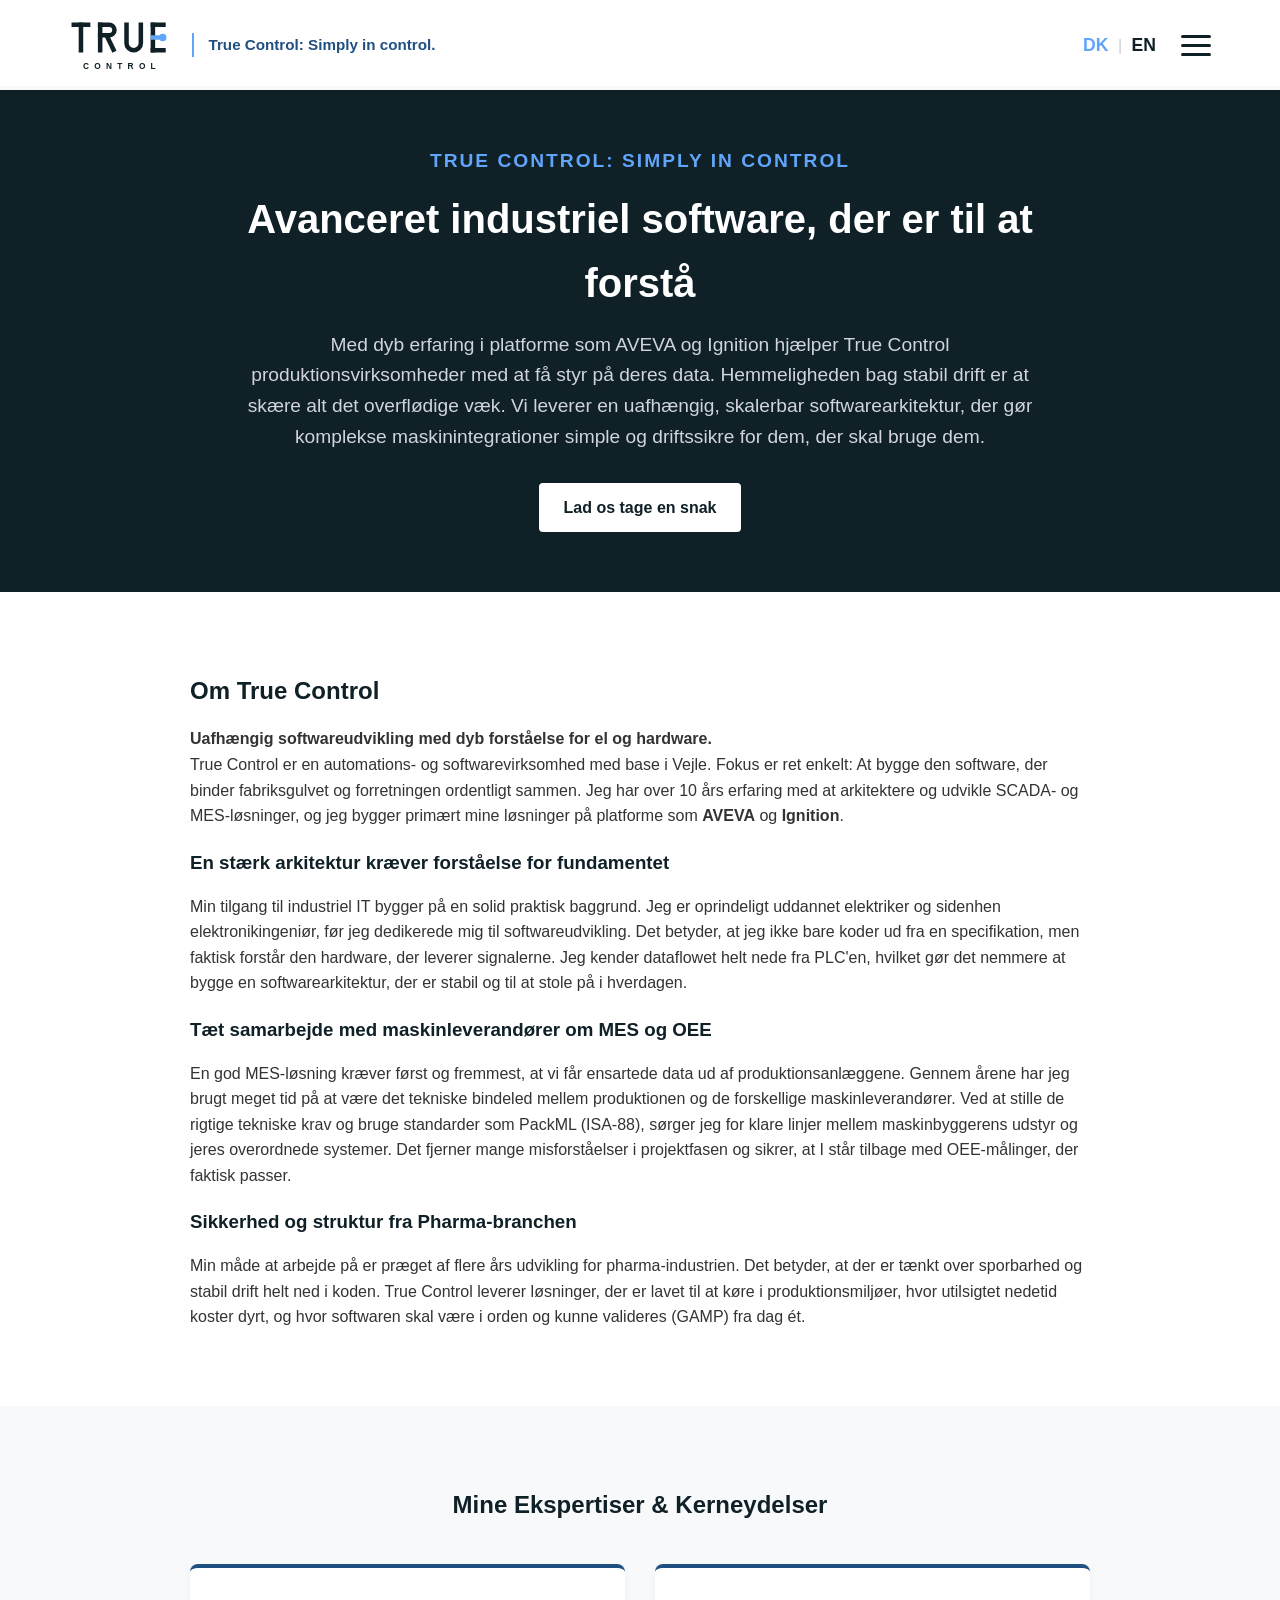
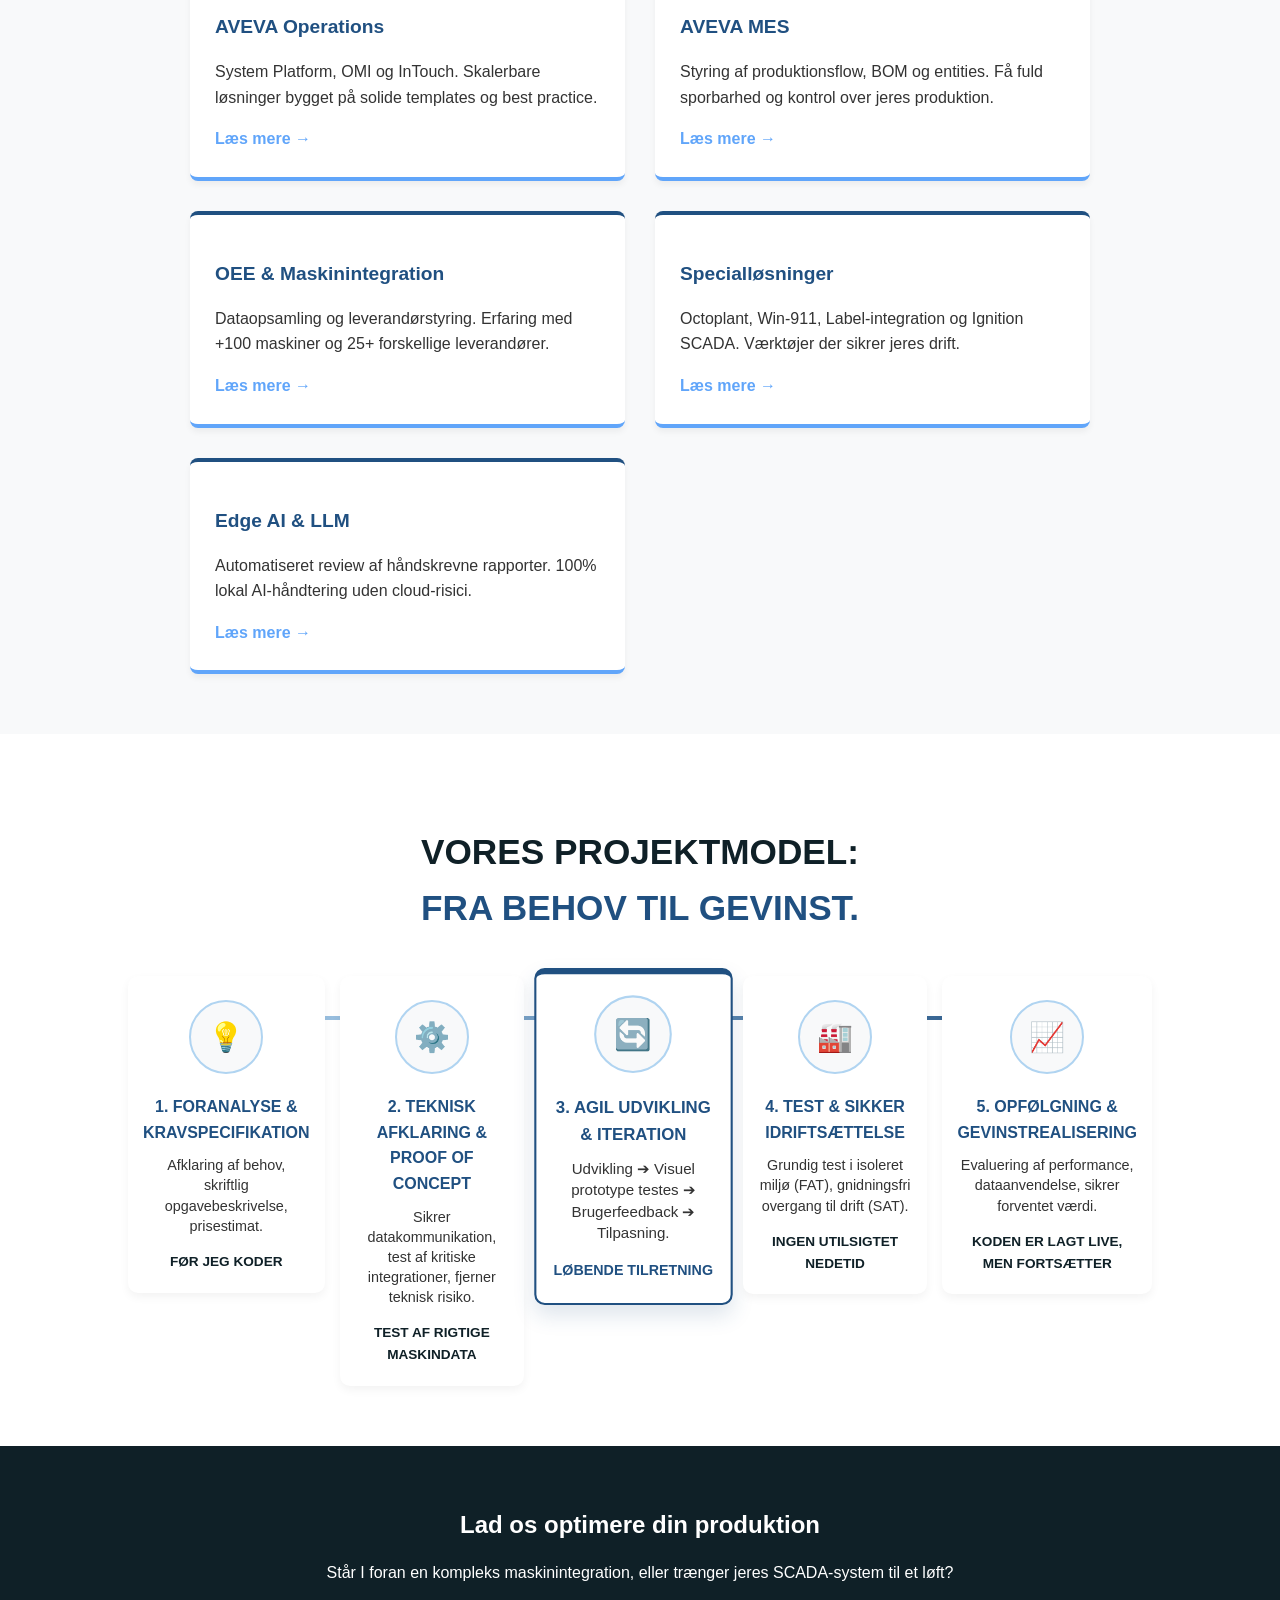
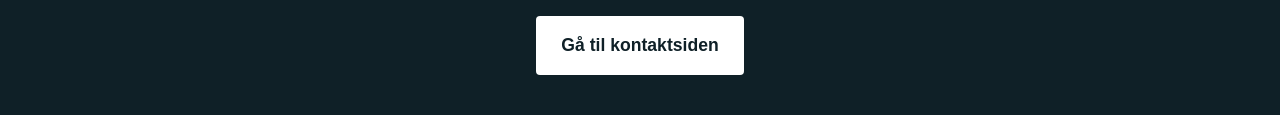
<file: index.html>
<!DOCTYPE html>
<html lang="da">
<head>
    <meta charset="UTF-8">
    <meta name="viewport" content="width=device-width, initial-scale=1.0">
    <title>True Control | SCADA & MES Softwareudvikling</title>

    <link rel="stylesheet" href="style.css">

    <style>
        .project-model-container { max-width: 1200px; margin: 0 auto; text-align: center; position: relative; }
        .model-title { color: var(--navy-blue); font-size: 2.2rem; margin-bottom: 40px; text-transform: uppercase; }
        .model-title span { color: var(--accent-dark); }
        
        .steps-wrapper { display: flex; justify-content: space-between; align-items: flex-start; position: relative; gap: 15px; }
        
        .steps-wrapper::before {
            content: ''; position: absolute; top: 40px; left: 5%; width: 90%; height: 4px;
            background: linear-gradient(to right, #b0d4f1, var(--accent-dark)); z-index: 0;
        }

        .step-card {
            flex: 1; background: #ffffff; padding: 20px 15px; border-radius: 10px; z-index: 1;
            display: flex; flex-direction: column; align-items: center;
            box-shadow: 0 4px 10px rgba(0,0,0,0.05); border-top: 4px solid transparent; transition: transform 0.3s;
        }

        .step-card:hover { transform: translateY(-5px); }

        .step-icon {
            width: 70px; height: 70px; background-color: var(--light-bg); border-radius: 50%;
            display: flex; align-items: center; justify-content: center; margin-bottom: 20px;
            border: 2px solid #b0d4f1; font-size: 1.8rem; color: var(--accent-dark);
        }

        .step-card.highlight {
            border: 2px solid var(--accent-dark); border-top: 6px solid var(--accent-dark);
            box-shadow: 0 10px 20px rgba(32, 80, 129, 0.15); transform: scale(1.05); background: #ffffff;
        }

        .step-card.highlight:hover { transform: scale(1.05) translateY(-5px); }

        .step-number { font-weight: bold; color: var(--accent-dark); font-size: 1rem; margin-bottom: 10px; text-transform: uppercase; min-height: 45px; }
        .step-text { font-size: 0.9rem; color: var(--text-dark); margin-bottom: 15px; line-height: 1.4; }
        .step-bottom { margin-top: auto; font-weight: bold; font-size: 0.85rem; color: var(--navy-blue); text-transform: uppercase; }

        @media (max-width: 900px) {
            .steps-wrapper { flex-direction: column; align-items: center; }
            .steps-wrapper::before { display: none; }
            .step-card { width: 90%; margin-bottom: 20px; }
            .step-card.highlight { transform: scale(1); }
        }
        
        /* Ekstra style for ekspertisekasserne */
        .expertise-card {
            cursor: pointer; 
            transition: transform 0.2s ease, box-shadow 0.2s ease; 
            border-bottom: 4px solid var(--accent-blue);
        }
        .expertise-card:hover {
            transform: translateY(-5px);
            box-shadow: 0 8px 20px rgba(0,0,0,0.1);
            border-bottom: 4px solid var(--accent-dark);
        }
    </style>
</head>
<body>

    <section class="hero">
        <div class="content-wrapper">
            <h1 style="color: var(--accent-blue); font-size: 1.2rem; text-transform: uppercase; letter-spacing: 2px; margin-bottom: 10px;">True Control: Simply in control</h1>
            
            <h1>Avanceret industriel software, der er til at forstå</h1>
            
            <p>Med dyb erfaring i platforme som AVEVA og Ignition hjælper True Control produktionsvirksomheder med at få styr på deres data. Hemmeligheden bag stabil drift er at skære alt det overflødige væk. Vi leverer en uafhængig, skalerbar softwarearkitektur, der gør komplekse maskinintegrationer simple og driftssikre for dem, der skal bruge dem.</p>
            
            <div style="margin-top: 25px;">
                <a href="kontakt.html" class="btn">Lad os tage en snak</a>
            </div>
        </div>
    </section>


    <section id="om-true-control">
        <div class="content-wrapper">
            <h2>Om True Control</h2>
            <p><strong>Uafhængig softwareudvikling med dyb forståelse for el og hardware.</strong><br>
            True Control er en automations- og softwarevirksomhed med base i Vejle. Fokus er ret enkelt: At bygge den software, der binder fabriksgulvet og forretningen ordentligt sammen. Jeg har over 10 års erfaring med at arkitektere og udvikle SCADA- og MES-løsninger, og jeg bygger primært mine løsninger på platforme som <strong>AVEVA</strong> og <strong>Ignition</strong>.</p>
            
            <h3>En stærk arkitektur kræver forståelse for fundamentet</h3>
            <p>Min tilgang til industriel IT bygger på en solid praktisk baggrund. Jeg er oprindeligt uddannet elektriker og sidenhen elektronikingeniør, før jeg dedikerede mig til softwareudvikling. Det betyder, at jeg ikke bare koder ud fra en specifikation, men faktisk forstår den hardware, der leverer signalerne. Jeg kender dataflowet helt nede fra PLC'en, hvilket gør det nemmere at bygge en softwarearkitektur, der er stabil og til at stole på i hverdagen.</p>
            
            <h3>Tæt samarbejde med maskinleverandører om MES og OEE</h3>
            <p>En god MES-løsning kræver først og fremmest, at vi får ensartede data ud af produktionsanlæggene. Gennem årene har jeg brugt meget tid på at være det tekniske bindeled mellem produktionen og de forskellige maskinleverandører. Ved at stille de rigtige tekniske krav og bruge standarder som PackML (ISA-88), sørger jeg for klare linjer mellem maskinbyggerens udstyr og jeres overordnede systemer. Det fjerner mange misforståelser i projektfasen og sikrer, at I står tilbage med OEE-målinger, der faktisk passer.</p>
            
            <h3>Sikkerhed og struktur fra Pharma-branchen</h3>
            <p>Min måde at arbejde på er præget af flere års udvikling for pharma-industrien. Det betyder, at der er tænkt over sporbarhed og stabil drift helt ned i koden. True Control leverer løsninger, der er lavet til at køre i produktionsmiljøer, hvor utilsigtet nedetid koster dyrt, og hvor softwaren skal være i orden og kunne valideres (GAMP) fra dag ét.</p>
   </div>
    </section>

    <section id="ydelser" class="bg-light">
        <div class="content-wrapper">
            <h2 style="text-align: center; margin-bottom: 40px;">Mine Ekspertiser & Kerneydelser</h2>
            
            <div class="services-grid">
                
                <a href="aveva_operations.html" style="text-decoration: none; color: inherit;">
                    <div class="service-card expertise-card">
                        <h3 style="color: var(--accent-dark);">AVEVA Operations</h3>
                        <p>System Platform, OMI og InTouch. Skalerbare løsninger bygget på solide templates og best practice.</p>
                        <span style="color: var(--accent-blue); font-weight: bold; margin-top: auto; display: inline-block;">Læs mere →</span>
                    </div>
                </a>

                <a href="aveva_mes.html" style="text-decoration: none; color: inherit;">
                    <div class="service-card expertise-card">
                        <h3 style="color: var(--accent-dark);">AVEVA MES</h3>
                        <p>Styring af produktionsflow, BOM og entities. Få fuld sporbarhed og kontrol over jeres produktion.</p>
                        <span style="color: var(--accent-blue); font-weight: bold; margin-top: auto; display: inline-block;">Læs mere →</span>
                    </div>
                </a>

                <a href="oee_solutions.html" style="text-decoration: none; color: inherit;">
                    <div class="service-card expertise-card">
                        <h3 style="color: var(--accent-dark);">OEE & Maskinintegration</h3>
                        <p>Dataopsamling og leverandørstyring. Erfaring med +100 maskiner og 25+ forskellige leverandører.</p>
                        <span style="color: var(--accent-blue); font-weight: bold; margin-top: auto; display: inline-block;">Læs mere →</span>
                    </div>
                </a>

                <a href="diverse_kompetencer.html" style="text-decoration: none; color: inherit;">
                    <div class="service-card expertise-card">
                        <h3 style="color: var(--accent-dark);">Specialløsninger</h3>
                        <p>Octoplant, Win-911, Label-integration og Ignition SCADA. Værktøjer der sikrer jeres drift.</p>
                        <span style="color: var(--accent-blue); font-weight: bold; margin-top: auto; display: inline-block;">Læs mere →</span>
                    </div>
                </a>

                <a href="lokal-ai.html" style="text-decoration: none; color: inherit;">
                    <div class="service-card expertise-card">
                        <h3 style="color: var(--accent-dark);">Edge AI & LLM</h3>
                        <p>Automatiseret review af håndskrevne rapporter. 100% lokal AI-håndtering uden cloud-risici.</p>
                        <span style="color: var(--accent-blue); font-weight: bold; margin-top: auto; display: inline-block;">Læs mere →</span>
                    </div>
                </a>

            </div>
        </div>
    </section> 

    <section id="metode">
    <div class="project-model-container">
        <h2 class="model-title">Vores Projektmodel:<br><span>Fra behov til gevinst.</span></h2>
        
        <div class="steps-wrapper">
            <div class="step-card">
                <div class="step-icon">💡</div>
                <div class="step-number">1. Foranalyse &<br>Kravspecifikation</div>
                <div class="step-text">Afklaring af behov, skriftlig opgavebeskrivelse, prisestimat.</div>
                <div class="step-bottom">Før jeg koder</div>
            </div>

            <div class="step-card">
                <div class="step-icon">⚙️</div>
                <div class="step-number">2. Teknisk Afklaring &<br>Proof of Concept</div>
                <div class="step-text">Sikrer datakommunikation, test af kritiske integrationer, fjerner teknisk risiko.</div>
                <div class="step-bottom">Test af rigtige maskindata</div>
            </div>

            <div class="step-card highlight">
                <div class="step-icon">🔄</div>
                <div class="step-number">3. Agil Udvikling<br>& Iteration</div>
                <div class="step-text">Udvikling ➔ Visuel prototype testes ➔ Brugerfeedback ➔ Tilpasning.</div>
                <div class="step-bottom" style="color: var(--accent-dark);">Løbende Tilretning</div>
            </div>

            <div class="step-card">
                <div class="step-icon">🏭</div>
                <div class="step-number">4. Test & Sikker<br>Idriftsættelse</div>
                <div class="step-text">Grundig test i isoleret miljø (FAT), gnidningsfri overgang til drift (SAT).</div>
                <div class="step-bottom">Ingen utilsigtet nedetid</div>
            </div>

            <div class="step-card">
                <div class="step-icon">📈</div>
                <div class="step-number">5. Opfølgning &<br>Gevinstrealisering</div>
                <div class="step-text">Evaluering af performance, dataanvendelse, sikrer forventet værdi.</div>
                <div class="step-bottom">Koden er lagt live, men fortsætter</div>
            </div>
        </div>
    </div>
</section>


    <footer id="kontakt">
        <div class="content-wrapper">
            <h2>Lad os optimere din produktion</h2>
            <p>Står I foran en kompleks maskinintegration, eller trænger jeres SCADA-system til et løft?</p>
            
            <div id="global-contact"></div>
        </div>
    </footer>

    <script src="menu.js"></script>
</body>
</html>
</file>
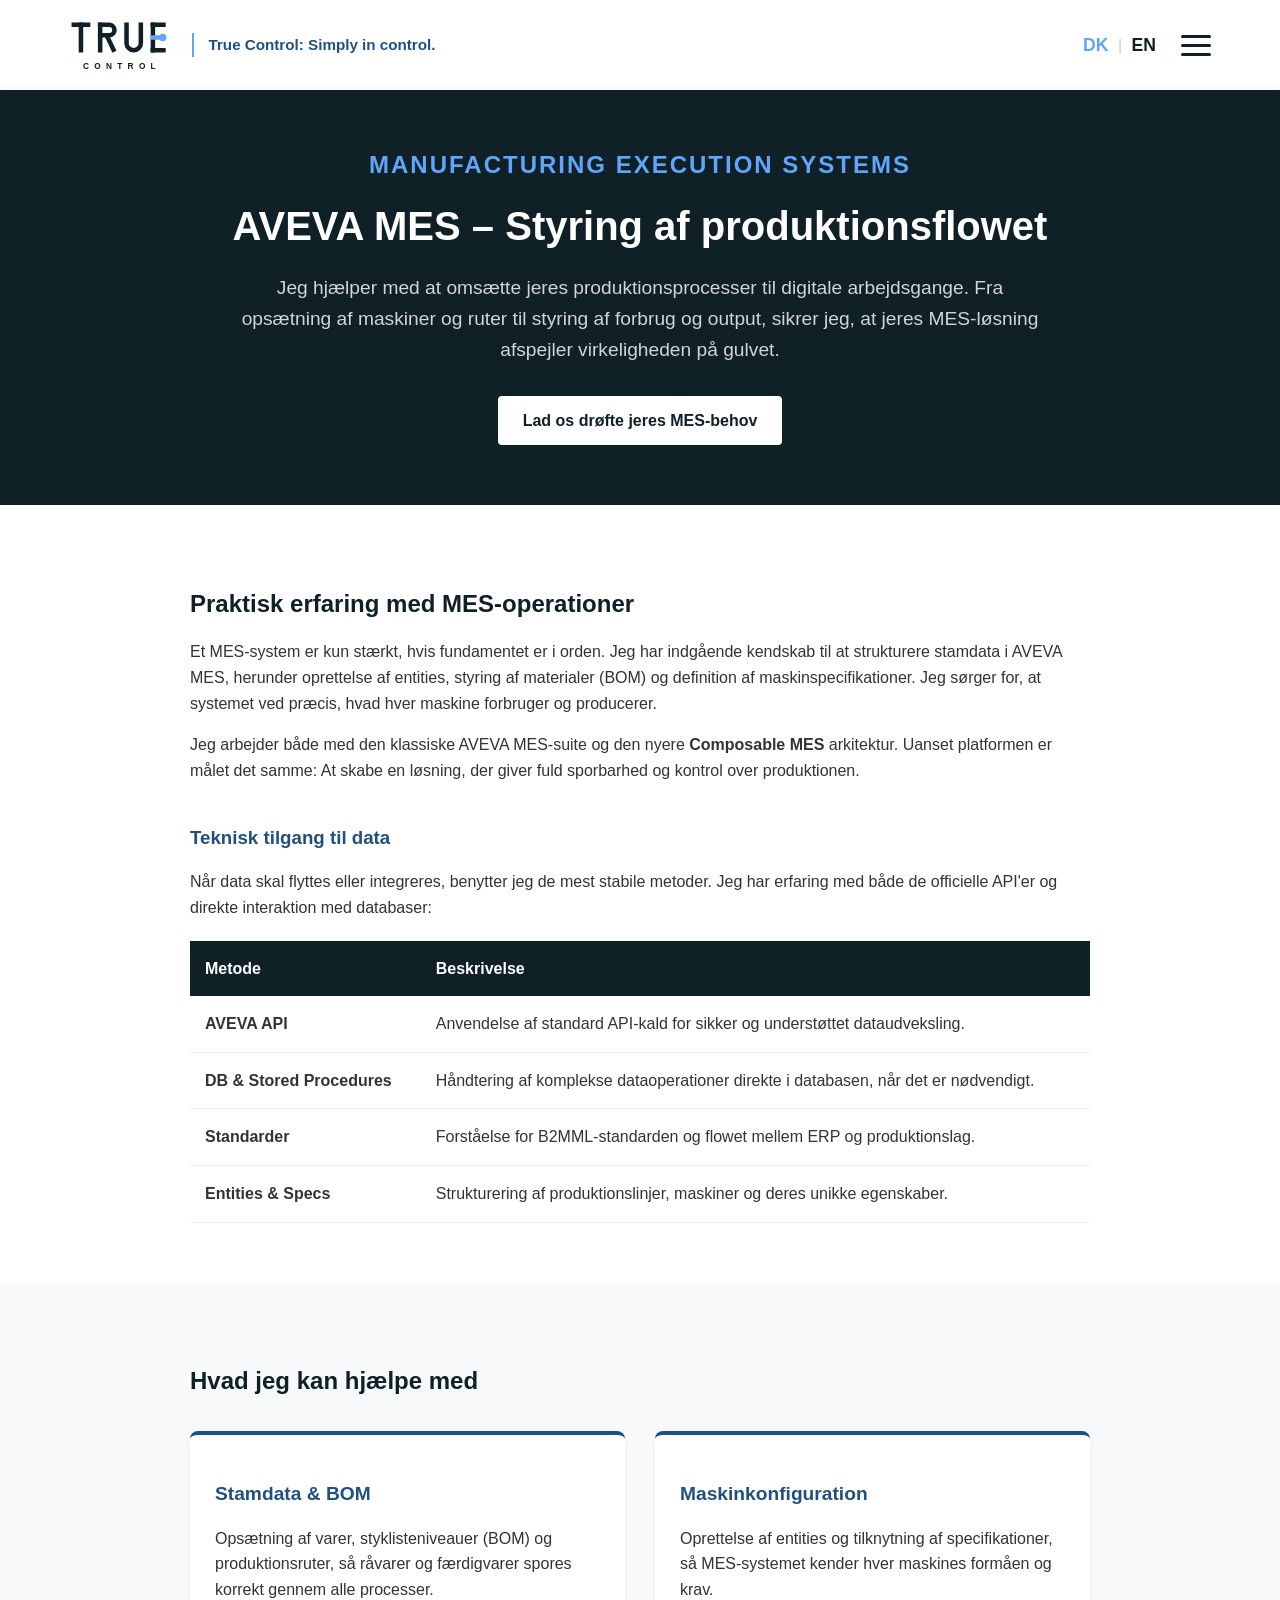
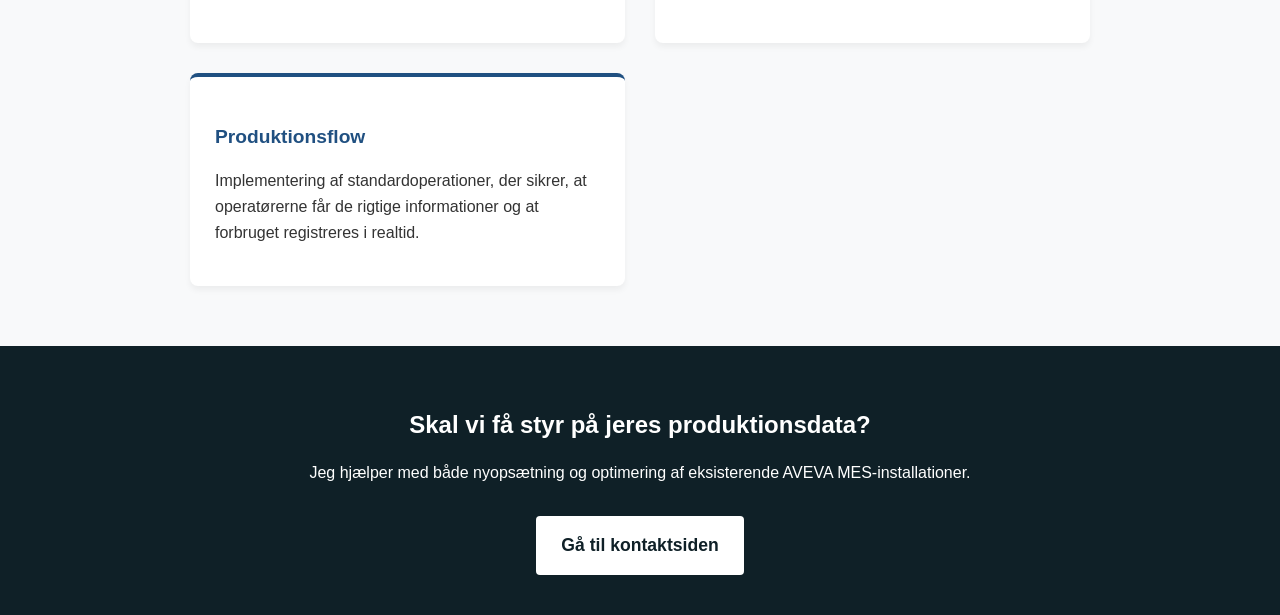
<file: aveva_mes.html>
<!DOCTYPE html>
<html lang="da">
<head>
    <meta charset="UTF-8">
    <meta name="viewport" content="width=device-width, initial-scale=1.0">
    <title>True Control | AVEVA MES Løsninger</title>
    
    <link rel="stylesheet" href="style.css">
</head>
<body>

    <section class="hero">
        <div class="content-wrapper">
            <h1 style="color: var(--accent-blue); font-size: 1.5rem; text-transform: uppercase; letter-spacing: 2px; margin-bottom: 10px;">Manufacturing Execution Systems</h1>
            <h1>AVEVA MES – Styring af produktionsflowet</h1>
            <p>Jeg hjælper med at omsætte jeres produktionsprocesser til digitale arbejdsgange. Fra opsætning af maskiner og ruter til styring af forbrug og output, sikrer jeg, at jeres MES-løsning afspejler virkeligheden på gulvet.</p>
            <a href="index.html#kontakt" class="btn">Lad os drøfte jeres MES-behov</a>
        </div>
    </section>

    <section>
        <div class="content-wrapper">
            <h2>Praktisk erfaring med MES-operationer</h2>
            <p>Et MES-system er kun stærkt, hvis fundamentet er i orden. Jeg har indgående kendskab til at strukturere stamdata i AVEVA MES, herunder oprettelse af entities, styring af materialer (BOM) og definition af maskinspecifikationer. Jeg sørger for, at systemet ved præcis, hvad hver maskine forbruger og producerer.</p>
            
            <p>Jeg arbejder både med den klassiske AVEVA MES-suite og den nyere <strong>Composable MES</strong> arkitektur. Uanset platformen er målet det samme: At skabe en løsning, der giver fuld sporbarhed og kontrol over produktionen.</p>

            <h3 style="margin-top: 40px; color: var(--accent-dark);">Teknisk tilgang til data</h3>
            <p>Når data skal flyttes eller integreres, benytter jeg de mest stabile metoder. Jeg har erfaring med både de officielle API'er og direkte interaktion med databaser:</p>
            
            <div style="overflow-x: auto; margin-top: 20px;">
                <table style="width: 100%; border-collapse: collapse; background: #fff; box-shadow: 0 2px 4px rgba(0,0,0,0.05);">
                    <thead>
                        <tr style="background-color: var(--navy-blue); color: #fff; text-align: left;">
                            <th style="padding: 15px;">Metode</th>
                            <th style="padding: 15px;">Beskrivelse</th>
                        </tr>
                    </thead>
                    <tbody>
                        <tr style="border-bottom: 1px solid #eee;">
                            <td style="padding: 15px; font-weight: bold;">AVEVA API</td>
                            <td style="padding: 15px;">Anvendelse af standard API-kald for sikker og understøttet dataudveksling.</td>
                        </tr>
                        <tr style="border-bottom: 1px solid #eee;">
                            <td style="padding: 15px; font-weight: bold;">DB & Stored Procedures</td>
                            <td style="padding: 15px;">Håndtering af komplekse dataoperationer direkte i databasen, når det er nødvendigt.</td>
                        </tr>
                        <tr style="border-bottom: 1px solid #eee;">
                            <td style="padding: 15px; font-weight: bold;">Standarder</td>
                            <td style="padding: 15px;">Forståelse for B2MML-standarden og flowet mellem ERP og produktionslag.</td>
                        </tr>
                        <tr style="border-bottom: 1px solid #eee;">
                            <td style="padding: 15px; font-weight: bold;">Entities & Specs</td>
                            <td style="padding: 15px;">Strukturering af produktionslinjer, maskiner og deres unikke egenskaber.</td>
                        </tr>
                    </tbody>
                </table>
            </div>
        </div>
    </section>

    <section class="bg-light">
        <div class="content-wrapper">
            <h2>Hvad jeg kan hjælpe med</h2>
            
            <div class="services-grid">
                <div class="service-card">
                    <h3>Stamdata & BOM</h3>
                    <p>Opsætning af varer, styklisteniveauer (BOM) og produktionsruter, så råvarer og færdigvarer spores korrekt gennem alle processer.</p>
                </div>
                
                <div class="service-card">
                    <h3>Maskinkonfiguration</h3>
                    <p>Oprettelse af entities og tilknytning af specifikationer, så MES-systemet kender hver maskines formåen og krav.</p>
                </div>
                
                <div class="service-card">
                    <h3>Produktionsflow</h3>
                    <p>Implementering af standardoperationer, der sikrer, at operatørerne får de rigtige informationer og at forbruget registreres i realtid.</p>
                </div>
            </div>

        </div>
    </section>

    <footer id="kontakt">
        <div class="content-wrapper">
            <h2>Skal vi få styr på jeres produktionsdata?</h2>
            <p>Jeg hjælper med både nyopsætning og optimering af eksisterende AVEVA MES-installationer.</p>
            
            <div id="global-contact"></div>
        </div>
    </footer>

    <script src="menu.js"></script>
</body>
</html>
</file>
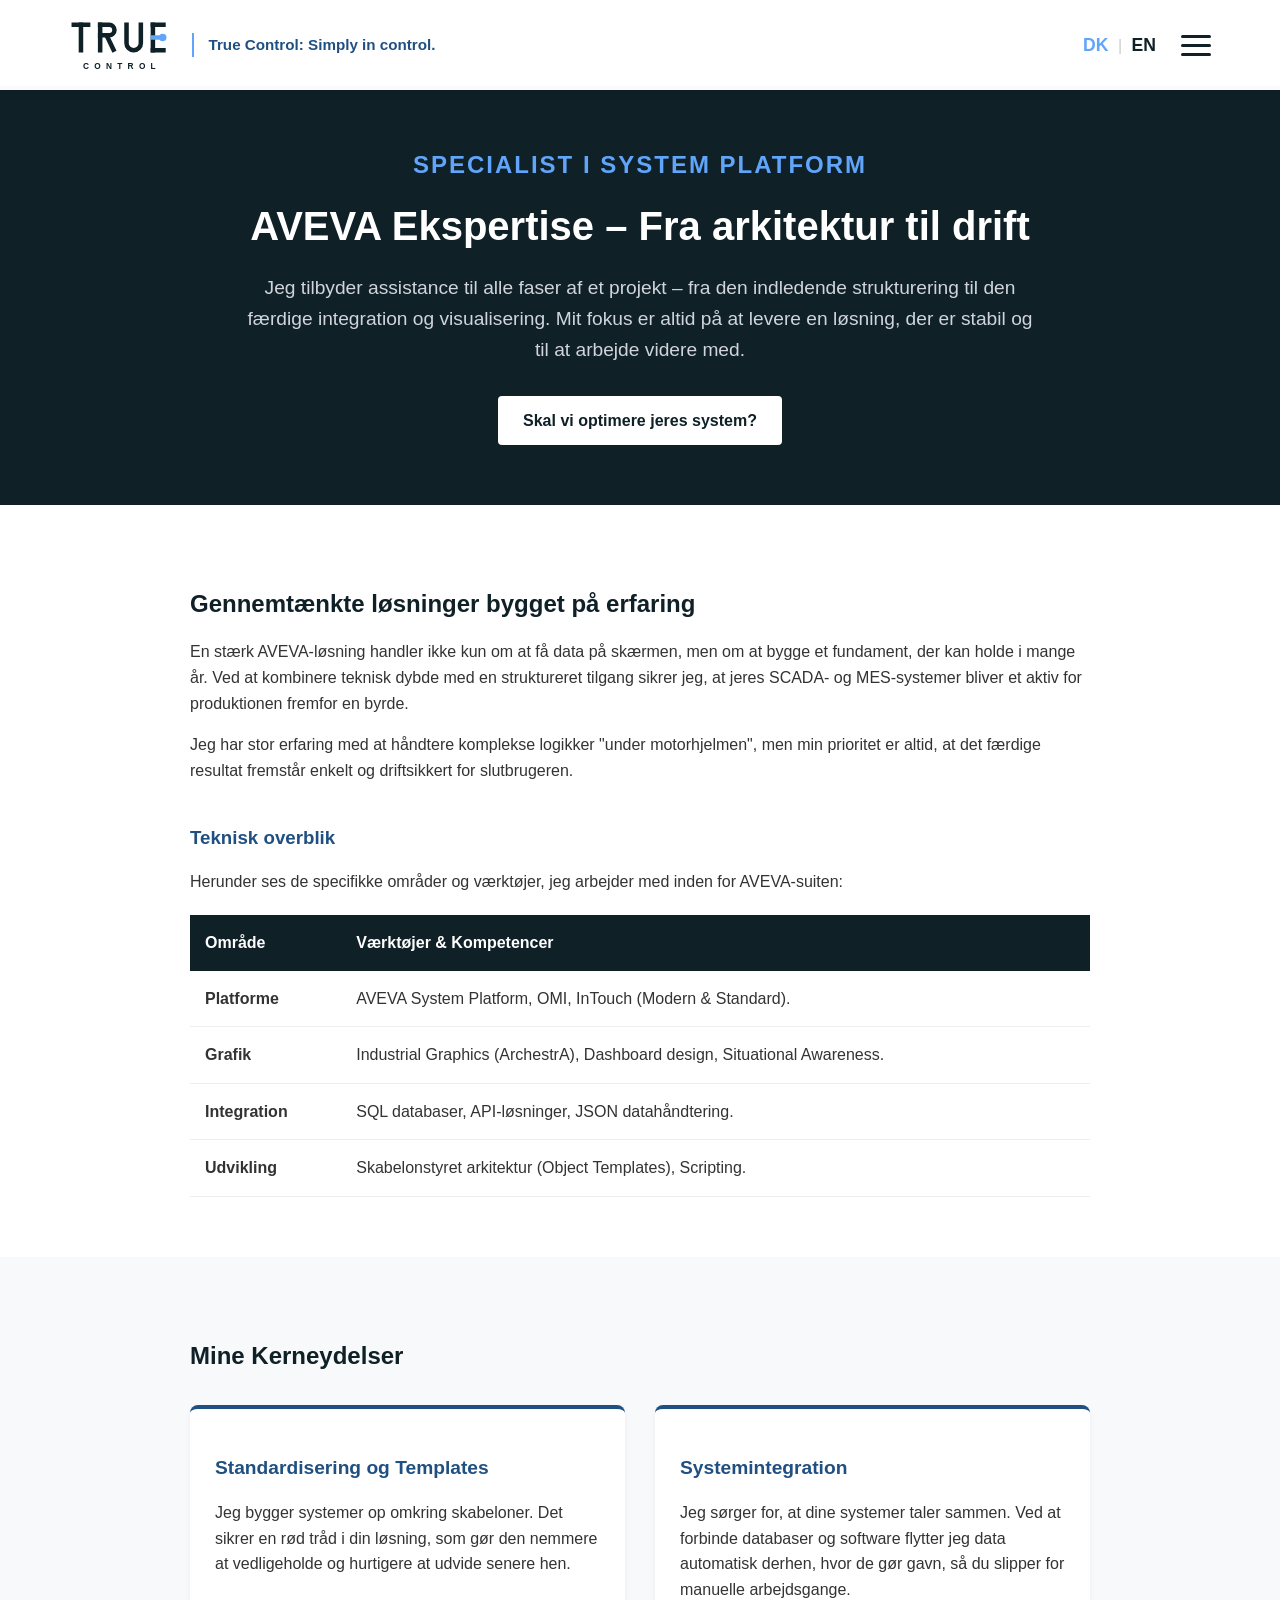
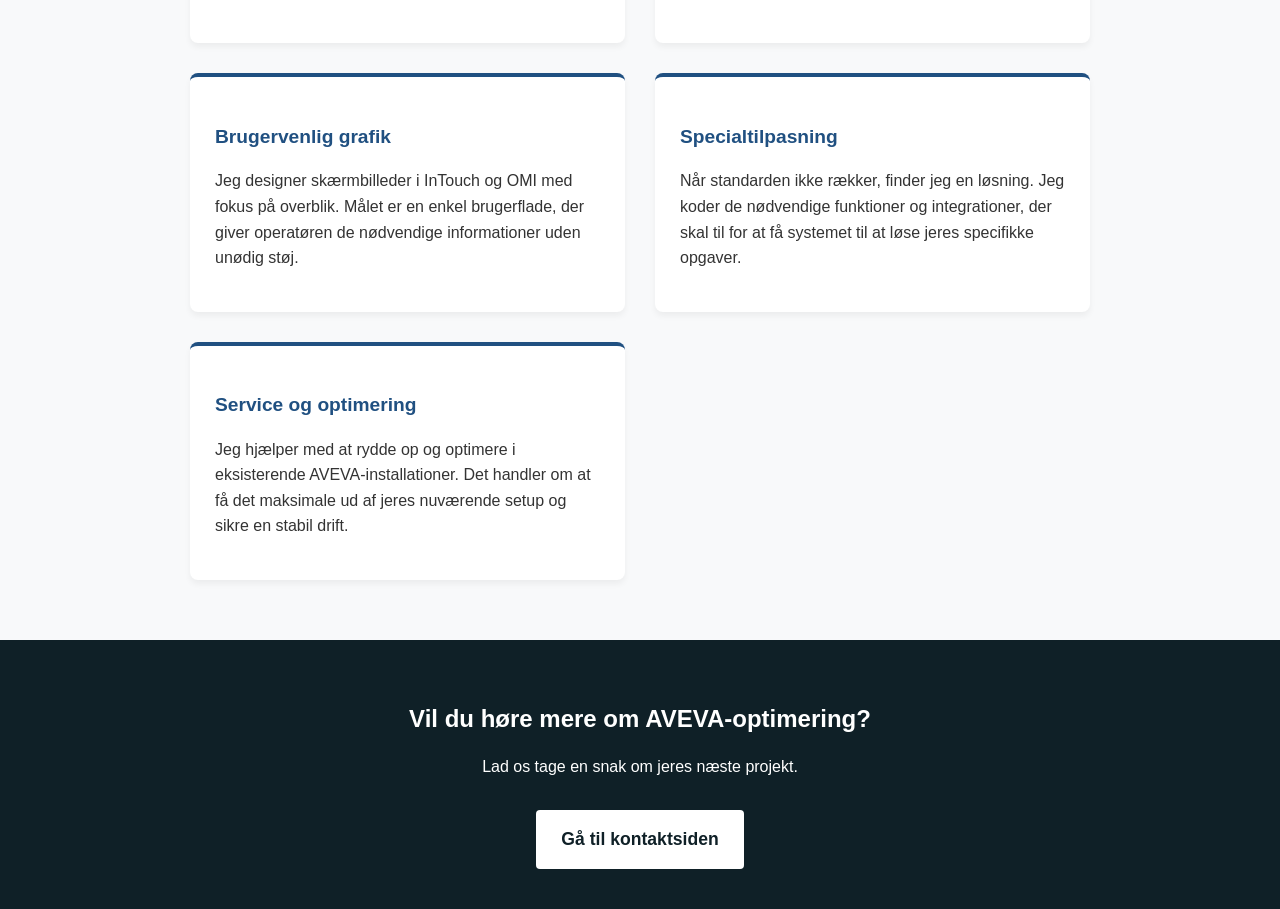
<file: aveva_operations.html>
<!DOCTYPE html>
<html lang="da">
<head>
    <meta charset="UTF-8">
    <meta name="viewport" content="width=device-width, initial-scale=1.0">
    <title>True Control | AVEVA Ekspertise</title>
    
    <link rel="stylesheet" href="style.css">
</head>
<body>

    <section class="hero">
        <div class="content-wrapper">
            <h1 style="color: var(--accent-blue); font-size: 1.5rem; text-transform: uppercase; letter-spacing: 2px; margin-bottom: 10px;">Specialist i System Platform</h1>
            <h1>AVEVA Ekspertise – Fra arkitektur til drift</h1>
            <p>Jeg tilbyder assistance til alle faser af et projekt – fra den indledende strukturering til den færdige integration og visualisering. Mit fokus er altid på at levere en løsning, der er stabil og til at arbejde videre med.</p>
            <a href="index.html#kontakt" class="btn">Skal vi optimere jeres system?</a>
        </div>
    </section>

    <section>
        <div class="content-wrapper">
            <h2>Gennemtænkte løsninger bygget på erfaring</h2>
            <p>En stærk AVEVA-løsning handler ikke kun om at få data på skærmen, men om at bygge et fundament, der kan holde i mange år. Ved at kombinere teknisk dybde med en struktureret tilgang sikrer jeg, at jeres SCADA- og MES-systemer bliver et aktiv for produktionen fremfor en byrde.</p>
            
            <p>Jeg har stor erfaring med at håndtere komplekse logikker "under motorhjelmen", men min prioritet er altid, at det færdige resultat fremstår enkelt og driftsikkert for slutbrugeren.</p>

            <h3 style="margin-top: 40px; color: var(--accent-dark);">Teknisk overblik</h3>
            <p>Herunder ses de specifikke områder og værktøjer, jeg arbejder med inden for AVEVA-suiten:</p>
            
            <div style="overflow-x: auto; margin-top: 20px;">
                <table style="width: 100%; border-collapse: collapse; background: #fff; box-shadow: 0 2px 4px rgba(0,0,0,0.05);">
                    <thead>
                        <tr style="background-color: var(--navy-blue); color: #fff; text-align: left;">
                            <th style="padding: 15px;">Område</th>
                            <th style="padding: 15px;">Værktøjer & Kompetencer</th>
                        </tr>
                    </thead>
                    <tbody>
                        <tr style="border-bottom: 1px solid #eee;">
                            <td style="padding: 15px; font-weight: bold;">Platforme</td>
                            <td style="padding: 15px;">AVEVA System Platform, OMI, InTouch (Modern & Standard).</td>
                        </tr>
                        <tr style="border-bottom: 1px solid #eee;">
                            <td style="padding: 15px; font-weight: bold;">Grafik</td>
                            <td style="padding: 15px;">Industrial Graphics (ArchestrA), Dashboard design, Situational Awareness.</td>
                        </tr>
                        <tr style="border-bottom: 1px solid #eee;">
                            <td style="padding: 15px; font-weight: bold;">Integration</td>
                            <td style="padding: 15px;">SQL databaser, API-løsninger, JSON datahåndtering.</td>
                        </tr>
                        <tr style="border-bottom: 1px solid #eee;">
                            <td style="padding: 15px; font-weight: bold;">Udvikling</td>
                            <td style="padding: 15px;">Skabelonstyret arkitektur (Object Templates), Scripting.</td>
                        </tr>
                    </tbody>
                </table>
            </div>
        </div>
    </section>

    <section class="bg-light">
        <div class="content-wrapper">
            <h2>Mine Kerneydelser</h2>
            
            <div class="services-grid">
                <div class="service-card">
                    <h3>Standardisering og Templates</h3>
                    <p>Jeg bygger systemer op omkring skabeloner. Det sikrer en rød tråd i din løsning, som gør den nemmere at vedligeholde og hurtigere at udvide senere hen.</p>
                </div>
                
                <div class="service-card">
                    <h3>Systemintegration</h3>
                    <p>Jeg sørger for, at dine systemer taler sammen. Ved at forbinde databaser og software flytter jeg data automatisk derhen, hvor de gør gavn, så du slipper for manuelle arbejdsgange.</p>
                </div>
                
                <div class="service-card">
                    <h3>Brugervenlig grafik</h3>
                    <p>Jeg designer skærmbilleder i InTouch og OMI med fokus på overblik. Målet er en enkel brugerflade, der giver operatøren de nødvendige informationer uden unødig støj.</p>
                </div>
                
                <div class="service-card">
                    <h3>Specialtilpasning</h3>
                    <p>Når standarden ikke rækker, finder jeg en løsning. Jeg koder de nødvendige funktioner og integrationer, der skal til for at få systemet til at løse jeres specifikke opgaver.</p>
                </div>
                
                <div class="service-card">
                    <h3>Service og optimering</h3>
                    <p>Jeg hjælper med at rydde op og optimere i eksisterende AVEVA-installationer. Det handler om at få det maksimale ud af jeres nuværende setup og sikre en stabil drift.</p>
                </div>
            </div>

        </div>
    </section>

    <footer id="kontakt">
        <div class="content-wrapper">
            <h2>Vil du høre mere om AVEVA-optimering?</h2>
            <p>Lad os tage en snak om jeres næste projekt.</p>
            
            <div id="global-contact"></div>
        </div>
    </footer>

    <script src="menu.js"></script>
</body>
</html>
</file>
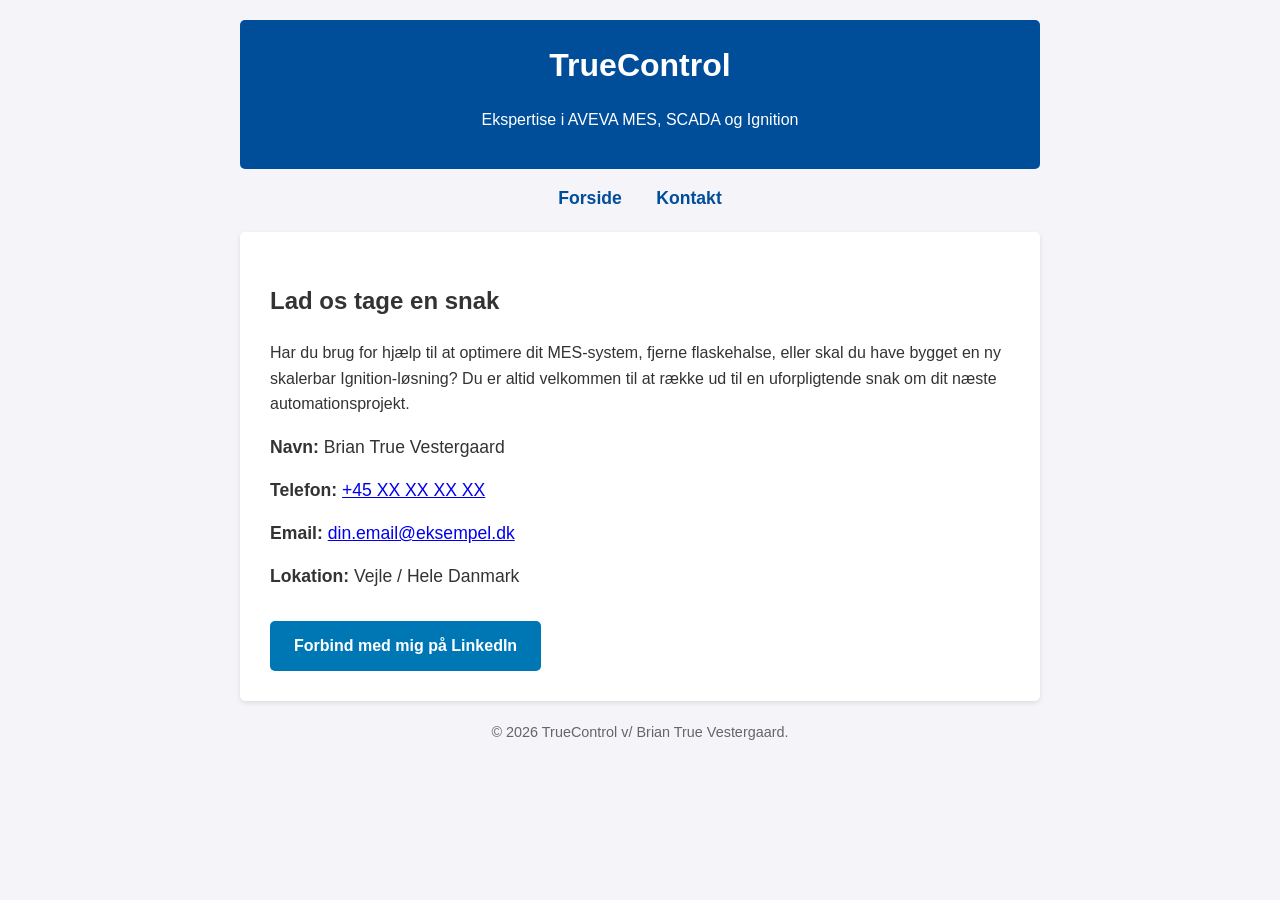
<file: Contacts.html>
<!DOCTYPE html>
<html lang="da">
<head>
    <meta charset="UTF-8">
    <meta name="viewport" content="width=device-width, initial-scale=1.0">
    <title>Kontakt | TrueControl</title>
    <style>
        body {
            font-family: 'Segoe UI', Tahoma, Geneva, Verdana, sans-serif;
            line-height: 1.6;
            color: #333;
            max-width: 800px;
            margin: 0 auto;
            padding: 20px;
            background-color: #f4f4f9;
        }
        header {
            background: #004d99;
            color: white;
            padding: 20px;
            text-align: center;
            border-radius: 5px;
        }
        h1 { margin: 0; }
        nav {
            margin-top: 15px;
            text-align: center;
        }
        nav a {
            color: #004d99;
            text-decoration: none;
            margin: 0 15px;
            font-weight: bold;
            font-size: 1.1em;
        }
        nav a:hover {
            text-decoration: underline;
        }
        .content {
            background: white;
            padding: 30px;
            margin-top: 20px;
            border-radius: 5px;
            box-shadow: 0 2px 5px rgba(0,0,0,0.1);
        }
        .contact-info {
            list-style: none;
            padding: 0;
        }
        .contact-info li {
            margin-bottom: 15px;
            font-size: 1.1em;
        }
        .btn-linkedin {
            display: inline-block;
            background-color: #0077b5;
            color: white;
            padding: 12px 24px;
            text-decoration: none;
            border-radius: 5px;
            font-weight: bold;
            margin-top: 15px;
            transition: background-color 0.3s;
        }
        .btn-linkedin:hover {
            background-color: #005885;
        }
        .footer {
            text-align: center;
            margin-top: 20px;
            font-size: 0.9em;
            color: #666;
        }
    </style>
</head>
<body>

    <header>
        <h1>TrueControl</h1>
        <p>Ekspertise i AVEVA MES, SCADA og Ignition</p>
    </header>

    <nav>
        <a href="index.html">Forside</a>
        <a href="kontakt.html">Kontakt</a>
    </nav>

    <div class="content">
        <h2>Lad os tage en snak</h2>
        <p>Har du brug for hjælp til at optimere dit MES-system, fjerne flaskehalse, eller skal du have bygget en ny skalerbar Ignition-løsning? Du er altid velkommen til at række ud til en uforpligtende snak om dit næste automationsprojekt.</p>
        
        <ul class="contact-info">
            <li><strong>Navn:</strong> Brian True Vestergaard</li>
            <li><strong>Telefon:</strong> <a href="tel:+4500000000">+45 XX XX XX XX</a></li>
            <li><strong>Email:</strong> <a href="mailto:din.email@eksempel.dk">din.email@eksempel.dk</a></li>
            <li><strong>Lokation:</strong> Vejle / Hele Danmark</li>
        </ul>

        <a href="https://www.linkedin.com/in/DIT-LINKEDIN-NAVN" target="_blank" class="btn-linkedin">
            Forbind med mig på LinkedIn
        </a>
    </div>

    <div class="footer">
        &copy; 2026 TrueControl v/ Brian True Vestergaard.
    </div>

</body>
</html>
</file>
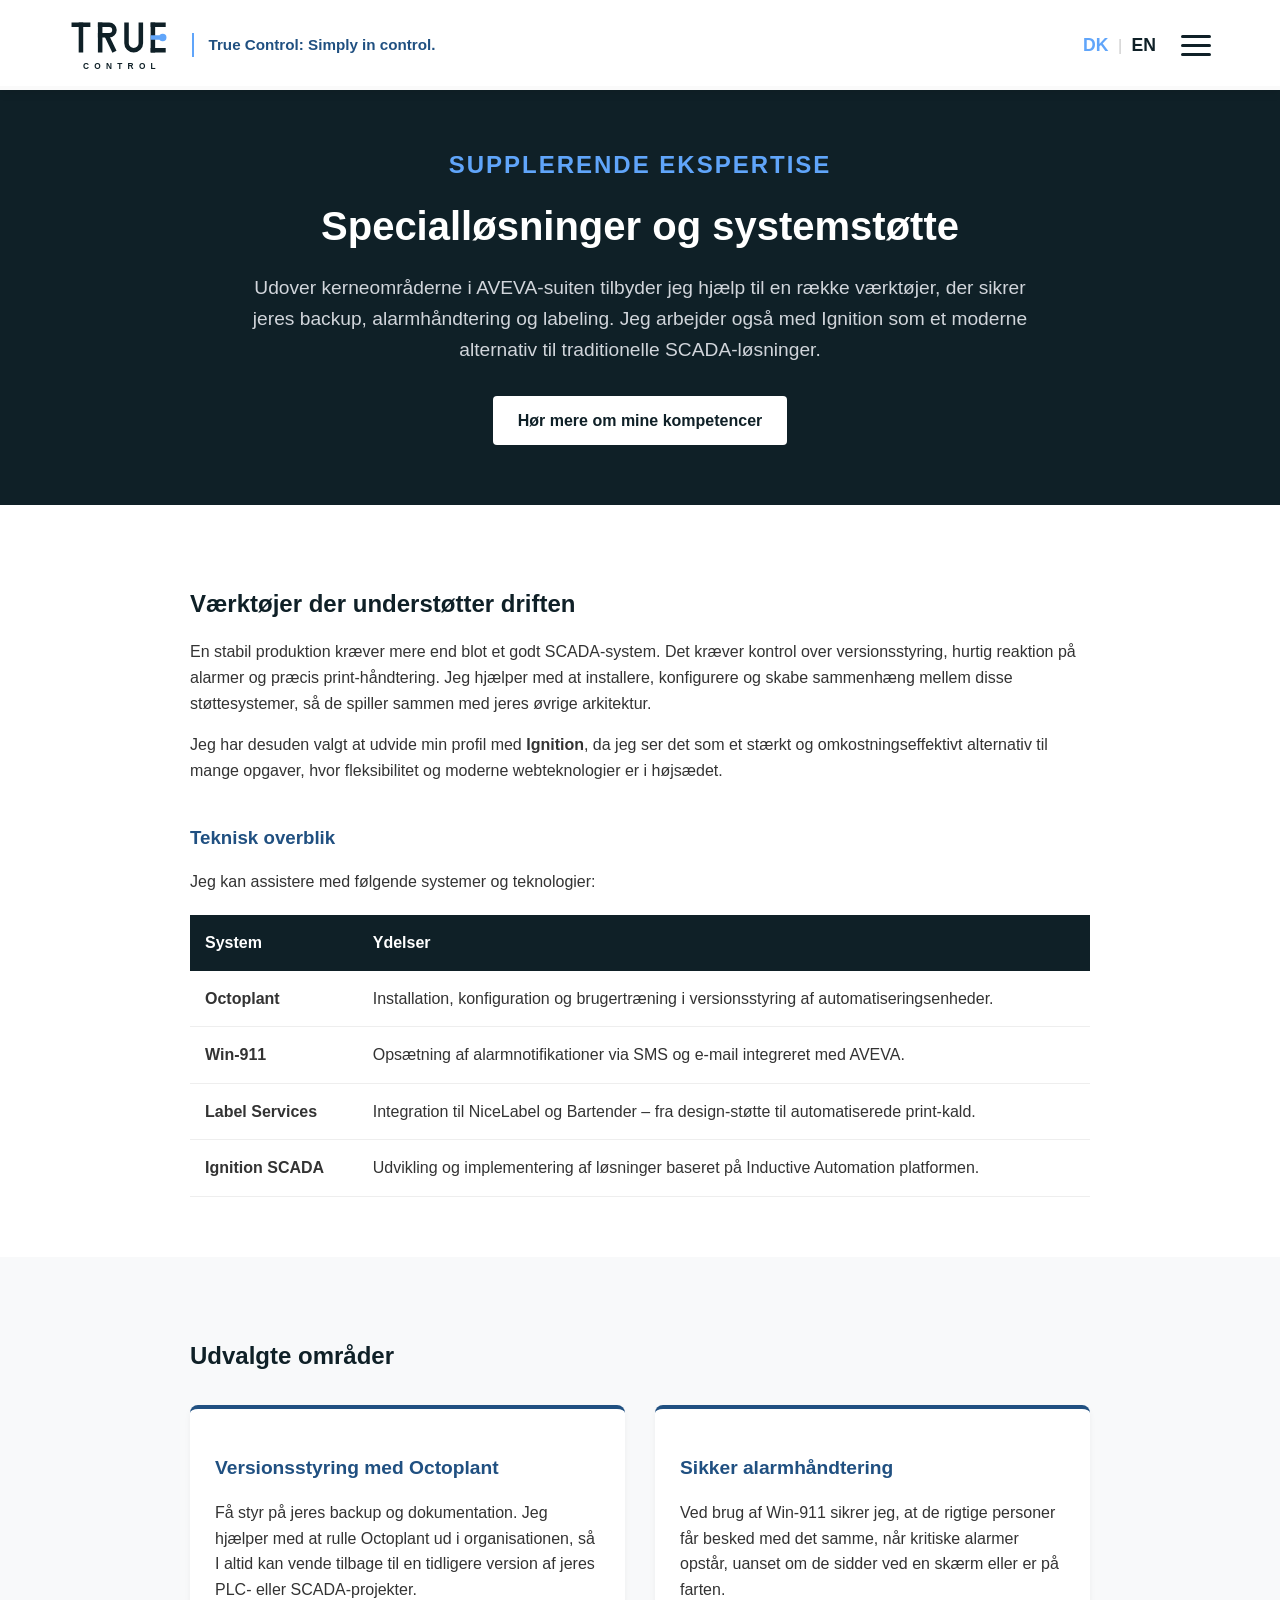
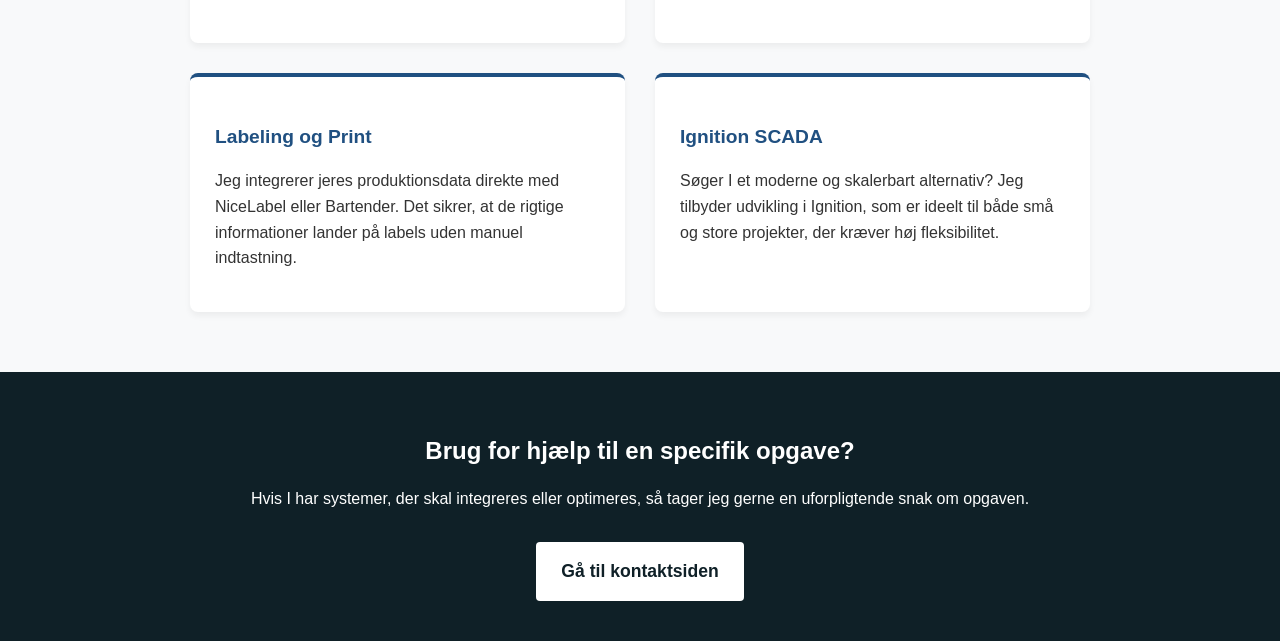
<file: diverse_kompetencer.html>
<!DOCTYPE html>
<html lang="da">
<head>
    <meta charset="UTF-8">
    <meta name="viewport" content="width=device-width, initial-scale=1.0">
    <title>True Control | Supplerende Løsninger</title>
    
    <link rel="stylesheet" href="style.css">
</head>
<body>

    <section class="hero">
        <div class="content-wrapper">
            <h1 style="color: var(--accent-blue); font-size: 1.5rem; text-transform: uppercase; letter-spacing: 2px; margin-bottom: 10px;">Supplerende Ekspertise</h1>
            <h1>Specialløsninger og systemstøtte</h1>
            <p>Udover kerneområderne i AVEVA-suiten tilbyder jeg hjælp til en række værktøjer, der sikrer jeres backup, alarmhåndtering og labeling. Jeg arbejder også med Ignition som et moderne alternativ til traditionelle SCADA-løsninger.</p>
            <a href="index.html#kontakt" class="btn">Hør mere om mine kompetencer</a>
        </div>
    </section>

    <section>
        <div class="content-wrapper">
            <h2>Værktøjer der understøtter driften</h2>
            <p>En stabil produktion kræver mere end blot et godt SCADA-system. Det kræver kontrol over versionsstyring, hurtig reaktion på alarmer og præcis print-håndtering. Jeg hjælper med at installere, konfigurere og skabe sammenhæng mellem disse støttesystemer, så de spiller sammen med jeres øvrige arkitektur.</p>
            
            <p>Jeg har desuden valgt at udvide min profil med <strong>Ignition</strong>, da jeg ser det som et stærkt og omkostningseffektivt alternativ til mange opgaver, hvor fleksibilitet og moderne webteknologier er i højsædet.</p>

            <h3 style="margin-top: 40px; color: var(--accent-dark);">Teknisk overblik</h3>
            <p>Jeg kan assistere med følgende systemer og teknologier:</p>
            
            <div style="overflow-x: auto; margin-top: 20px;">
                <table style="width: 100%; border-collapse: collapse; background: #fff; box-shadow: 0 2px 4px rgba(0,0,0,0.05);">
                    <thead>
                        <tr style="background-color: var(--navy-blue); color: #fff; text-align: left;">
                            <th style="padding: 15px;">System</th>
                            <th style="padding: 15px;">Ydelser</th>
                        </tr>
                    </thead>
                    <tbody>
                        <tr style="border-bottom: 1px solid #eee;">
                            <td style="padding: 15px; font-weight: bold;">Octoplant</td>
                            <td style="padding: 15px;">Installation, konfiguration og brugertræning i versionsstyring af automatiseringsenheder.</td>
                        </tr>
                        <tr style="border-bottom: 1px solid #eee;">
                            <td style="padding: 15px; font-weight: bold;">Win-911</td>
                            <td style="padding: 15px;">Opsætning af alarmnotifikationer via SMS og e-mail integreret med AVEVA.</td>
                        </tr>
                        <tr style="border-bottom: 1px solid #eee;">
                            <td style="padding: 15px; font-weight: bold;">Label Services</td>
                            <td style="padding: 15px;">Integration til NiceLabel og Bartender – fra design-støtte til automatiserede print-kald.</td>
                        </tr>
                        <tr style="border-bottom: 1px solid #eee;">
                            <td style="padding: 15px; font-weight: bold;">Ignition SCADA</td>
                            <td style="padding: 15px;">Udvikling og implementering af løsninger baseret på Inductive Automation platformen.</td>
                        </tr>
                    </tbody>
                </table>
            </div>
        </div>
    </section>

    <section class="bg-light">
        <div class="content-wrapper">
            <h2>Udvalgte områder</h2>
            
            <div class="services-grid">
                <div class="service-card">
                    <h3>Versionsstyring med Octoplant</h3>
                    <p>Få styr på jeres backup og dokumentation. Jeg hjælper med at rulle Octoplant ud i organisationen, så I altid kan vende tilbage til en tidligere version af jeres PLC- eller SCADA-projekter.</p>
                </div>
                
                <div class="service-card">
                    <h3>Sikker alarmhåndtering</h3>
                    <p>Ved brug af Win-911 sikrer jeg, at de rigtige personer får besked med det samme, når kritiske alarmer opstår, uanset om de sidder ved en skærm eller er på farten.</p>
                </div>
                
                <div class="service-card">
                    <h3>Labeling og Print</h3>
                    <p>Jeg integrerer jeres produktionsdata direkte med NiceLabel eller Bartender. Det sikrer, at de rigtige informationer lander på labels uden manuel indtastning.</p>
                </div>
                
                <div class="service-card">
                    <h3>Ignition SCADA</h3>
                    <p>Søger I et moderne og skalerbart alternativ? Jeg tilbyder udvikling i Ignition, som er ideelt til både små og store projekter, der kræver høj fleksibilitet.</p>
                </div>
            </div>

        </div>
    </section>

    <footer id="kontakt">
        <div class="content-wrapper">
            <h2>Brug for hjælp til en specifik opgave?</h2>
            <p>Hvis I har systemer, der skal integreres eller optimeres, så tager jeg gerne en uforpligtende snak om opgaven.</p>
            
            <div id="global-contact"></div>
        </div>
    </footer>

    <script src="menu.js"></script>
</body>
</html>
</file>
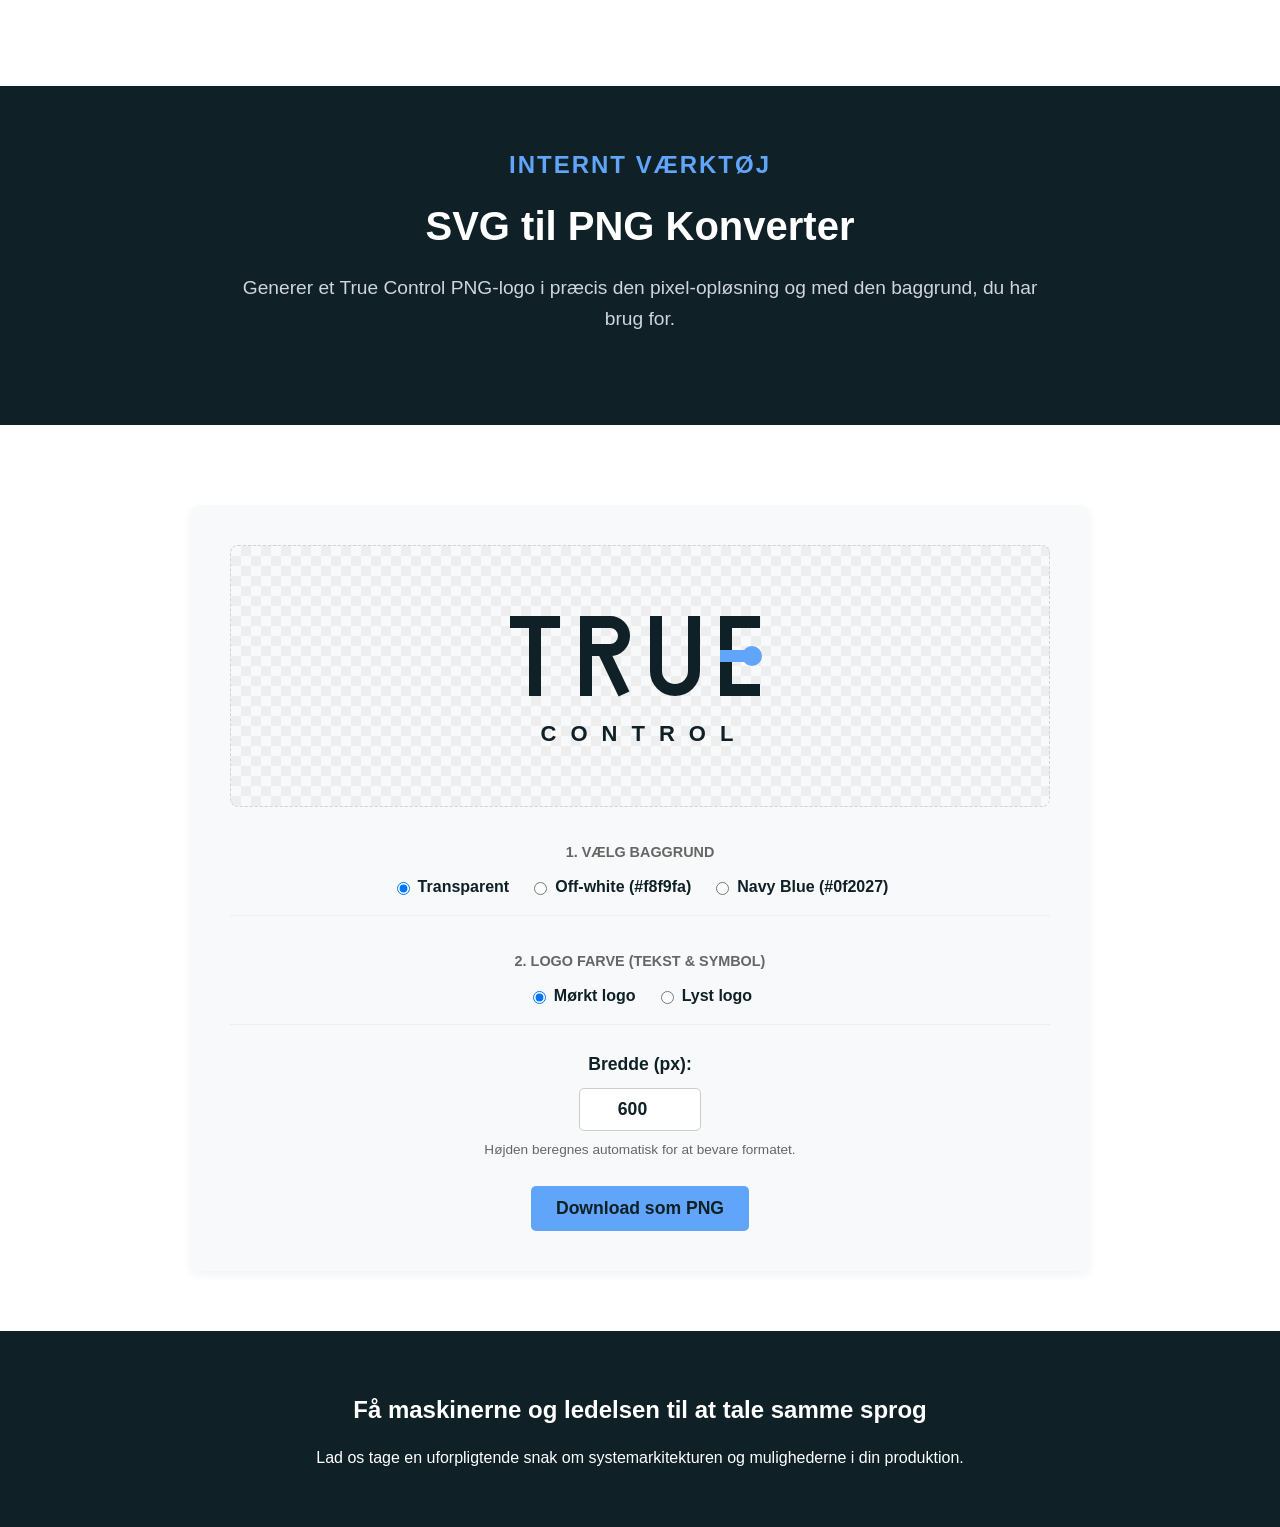
<file: download_logo.html>
<!DOCTYPE html>
<html lang="da">
<head>
    <meta charset="UTF-8">
    <meta name="viewport" content="width=device-width, initial-scale=1.0">
    <title>True Control | SVG til PNG Konverter</title>

    <link rel="stylesheet" href="style.css">

    <style>
        .converter-box {
            background: var(--light-bg);
            padding: 40px;
            border-radius: 10px;
            box-shadow: 0 4px 10px rgba(0,0,0,0.05);
            text-align: center;
            margin-top: 20px;
        }
        
        #svg-container {
            padding: 30px;
            border-radius: 8px;
            transition: background-color 0.3s;
            border: 1px dashed #cbd5e1;
            margin-bottom: 20px;
            display: flex;
            justify-content: center;
            align-items: center;
            min-height: 200px;
        }

        /* Skakternet baggrund til gennemsigtig preview */
        .transparent-pattern {
            background-image: linear-gradient(45deg, #eee 25%, transparent 25%), 
                              linear-gradient(-45deg, #eee 25%, transparent 25%), 
                              linear-gradient(45deg, transparent 75%, #eee 75%), 
                              linear-gradient(-45deg, transparent 75%, #eee 75%);
            background-size: 20px 20px;
            background-position: 0 0, 0 10px, 10px -10px, -10px 0px;
        }

        .options-container {
            display: flex;
            flex-direction: column;
            gap: 20px;
            margin: 20px 0;
        }

        .option-group {
            border-bottom: 1px solid #eee;
            padding-bottom: 15px;
        }

        .option-group h3 {
            font-size: 0.9rem;
            text-transform: uppercase;
            color: #666;
            margin-bottom: 10px;
        }

        .bg-options {
            display: flex;
            justify-content: center;
            gap: 20px;
            flex-wrap: wrap;
        }

        .bg-options label {
            color: var(--navy-blue);
            font-weight: bold;
            cursor: pointer;
            display: flex;
            align-items: center;
            gap: 5px;
        }

        .input-group {
            margin: 25px 0;
        }
        .input-group input[type="number"] {
            padding: 10px;
            width: 100px;
            border-radius: 5px;
            border: 1px solid #ccc;
            font-size: 1.1rem;
            text-align: center;
            color: var(--navy-blue);
            font-weight: bold;
        }
        .download-btn {
            background-color: var(--accent-blue);
            color: var(--navy-blue);
            border: none;
            padding: 12px 25px;
            font-size: 1.1rem;
            font-weight: bold;
            border-radius: 5px;
            cursor: pointer;
            transition: 0.3s;
        }
        .download-btn:hover {
            background-color: var(--accent-dark);
            color: var(--text-light);
        }
        #mySvg {
            max-width: 100%;
            height: auto;
        }
    </style>
</head>
<body>

    <section class="hero">
        <div class="content-wrapper">
            <h1 style="color: var(--accent-blue); font-size: 1.5rem; text-transform: uppercase; letter-spacing: 2px; margin-bottom: 10px;">Internt Værktøj</h1>
            <h1>SVG til PNG Konverter</h1>
            <p>Generer et True Control PNG-logo i præcis den pixel-opløsning og med den baggrund, du har brug for.</p>
        </div>
    </section>

    <section>
        <div class="content-wrapper">
            
            <div class="converter-box">
                <div id="svg-container" class="transparent-pattern">
                    <svg id="mySvg" xmlns="http://www.w3.org/2000/svg" viewBox="0 0 300 160" width="300" height="160">
                        <rect class="svg-primary-fill" x="20" y="20" width="50" height="12" fill="#0f2027" />
                        <rect class="svg-primary-fill" x="39" y="20" width="12" height="80" fill="#0f2027" />
                        
                        <rect class="svg-primary-fill" x="90" y="20" width="12" height="80" fill="#0f2027" />
                        <path class="svg-primary-stroke" d="M 90 26 L 120 26 A 14 14 0 0 1 120 54 L 90 54" fill="none" stroke="#0f2027" stroke-width="12" />
                        <path class="svg-primary-stroke" d="M 112 52 L 134 98" fill="none" stroke="#0f2027" stroke-width="12" />
                        
                        <path class="svg-primary-stroke" d="M 166 20 L 166 75 A 19 19 0 0 0 204 75 L 204 20" fill="none" stroke="#0f2027" stroke-width="12" />
                        
                        <rect class="svg-primary-fill" x="230" y="20" width="12" height="80" fill="#0f2027" />
                        <rect class="svg-primary-fill" x="230" y="20" width="40" height="12" fill="#0f2027" />
                        <rect class="svg-primary-fill" x="230" y="88" width="40" height="12" fill="#0f2027" />
                        
                        <rect x="230" y="54" width="24" height="12" fill="#60a5fa" />
                        <circle cx="262" cy="60" r="10" fill="#60a5fa" />

                        <text class="svg-primary-fill" x="154" y="145" font-family="'Segoe UI', Helvetica, sans-serif" font-size="22" font-weight="bold" letter-spacing="14" fill="#0f2027" text-anchor="middle">CONTROL</text>
                    </svg>
                </div>

                <div class="options-container">
                    <div class="option-group">
                        <h3>1. Vælg Baggrund</h3>
                        <div class="bg-options">
                            <label><input type="radio" name="bgColor" value="transparent" checked onchange="updateLogoColor()"> Transparent</label>
                            <label><input type="radio" name="bgColor" value="offwhite" onchange="updateLogoColor()"> Off-white (#f8f9fa)</label>
                            <label><input type="radio" name="bgColor" value="navy" onchange="updateLogoColor()"> Navy Blue (#0f2027)</label>
                        </div>
                    </div>

                    <div class="option-group">
                        <h3>2. Logo Farve (Tekst & Symbol)</h3>
                        <div class="bg-options">
                            <label><input type="radio" name="logoColor" value="dark" checked onchange="updateLogoColor()"> Mørkt logo</label>
                            <label><input type="radio" name="logoColor" value="light" onchange="updateLogoColor()"> Lyst logo</label>
                        </div>
                    </div>
                </div>

                <div class="input-group">
                    <label for="widthInput" style="font-weight: bold; color: var(--navy-blue); font-size: 1.1rem; display: block; margin-bottom: 10px;">Bredde (px): </label>
                    <input type="number" id="widthInput" value="600">
                    <p style="font-size: 0.85rem; color: #666; margin-top: 8px;">Højden beregnes automatisk for at bevare formatet.</p>
                </div>

                <button onclick="downloadPNG()" class="download-btn">Download som PNG</button>
            </div>

        </div>
    </section>

    <footer id="kontakt">
        <div class="content-wrapper">
            <h2>Få maskinerne og ledelsen til at tale samme sprog</h2>
            <p>Lad os tage en uforpligtende snak om systemarkitekturen og mulighederne i din produktion.</p>
            <div id="global-contact"></div>
        </div>
    </footer>

    <script>
        function updateLogoColor() {
            const bgSelection = document.querySelector('input[name="bgColor"]:checked').value;
            const logoSelection = document.querySelector('input[name="logoColor"]:checked').value;
            const container = document.getElementById('svg-container');
            
            const navyBlue = '#0f2027';
            const offWhite = '#f8f9fa';
            
            let primaryColor = (logoSelection === 'light') ? offWhite : navyBlue;
            let previewBg = 'transparent';

            // Håndtering af container preview
            container.classList.remove('transparent-pattern');
            
            if (bgSelection === 'navy') {
                previewBg = navyBlue;
                // Overstyr logo til lyst hvis baggrunden er navy (valgfrit - du kan fjerne de næste to linjer hvis brugeren skal kunne vælge mørkt logo på mørk baggrund)
                document.querySelector('input[name="logoColor"][value="light"]').checked = true;
                primaryColor = offWhite;
            } else if (bgSelection === 'offwhite') {
                previewBg = offWhite;
                // Overstyr logo til mørkt hvis baggrunden er hvid
                document.querySelector('input[name="logoColor"][value="dark"]').checked = true;
                primaryColor = navyBlue;
            } else {
                // Transparent valgt - tilføj ternet mønster så man kan se hvad man laver
                container.classList.add('transparent-pattern');
                previewBg = 'transparent';
            }

            container.style.backgroundColor = previewBg;

            // Opdater alle fill-elementer
            document.querySelectorAll('.svg-primary-fill').forEach(el => {
                el.setAttribute('fill', primaryColor);
            });

            // Opdater alle stroke-elementer
            document.querySelectorAll('.svg-primary-stroke').forEach(el => {
                el.setAttribute('stroke', primaryColor);
            });
        }

        function downloadPNG() {
            const svg = document.getElementById('mySvg');
            const widthInput = document.getElementById('widthInput');
            const bgSelection = document.querySelector('input[name="bgColor"]:checked').value;
            const logoSelection = document.querySelector('input[name="logoColor"]:checked').value;
            
            const targetWidth = parseInt(widthInput.value) || 300;
            const aspectRatio = 160 / 300;
            const targetHeight = targetWidth * aspectRatio;

            const svgData = new XMLSerializer().serializeToString(svg);
            const canvas = document.createElement('canvas');
            const ctx = canvas.getContext('2d');
            const img = new Image();

            canvas.width = targetWidth;
            canvas.height = targetHeight;

            img.onload = function() {
                // Tegn baggrunden kun hvis den ikke er transparent
                if (bgSelection === 'navy') {
                    ctx.fillStyle = '#0f2027';
                    ctx.fillRect(0, 0, targetWidth, targetHeight);
                } else if (bgSelection === 'offwhite') {
                    ctx.fillStyle = '#f8f9fa';
                    ctx.fillRect(0, 0, targetWidth, targetHeight);
                }

                ctx.drawImage(img, 0, 0, targetWidth, targetHeight);
                
                canvas.toBlob(function(blob) {
                    const url = URL.createObjectURL(blob);
                    const downloadLink = document.createElement('a');
                    downloadLink.href = url;
                    downloadLink.download = `logo_${logoSelection}_on_${bgSelection}_${targetWidth}px.png`;
                    document.body.appendChild(downloadLink);
                    downloadLink.click();
                    setTimeout(() => {
                        document.body.removeChild(downloadLink);
                        URL.revokeObjectURL(url);
                    }, 100);
                }, 'image/png');
            };

            img.src = 'data:image/svg+xml;base64,' + btoa(unescape(encodeURIComponent(svgData)));
        }

        // Kør opdatering ved start for at sikre korrekt preview
        window.onload = updateLogoColor;
    </script>
</body>
</html>
</file>
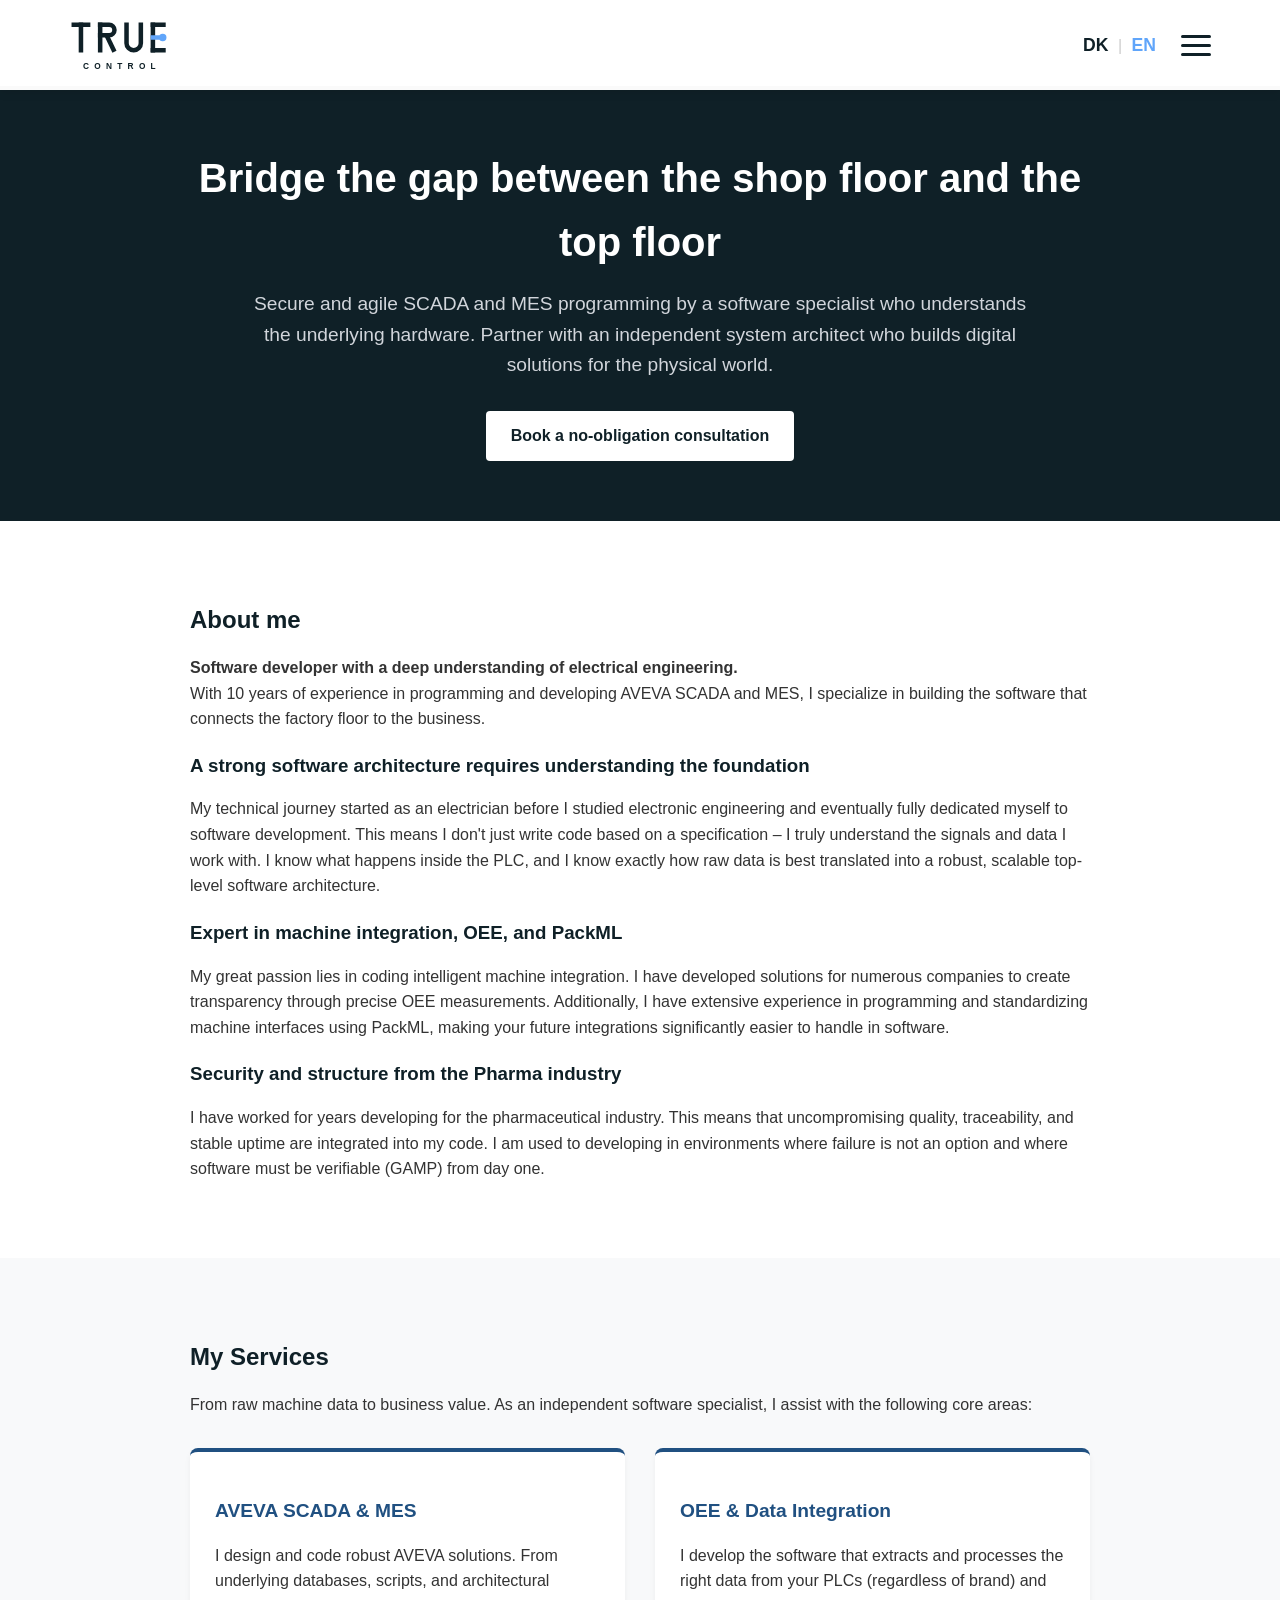
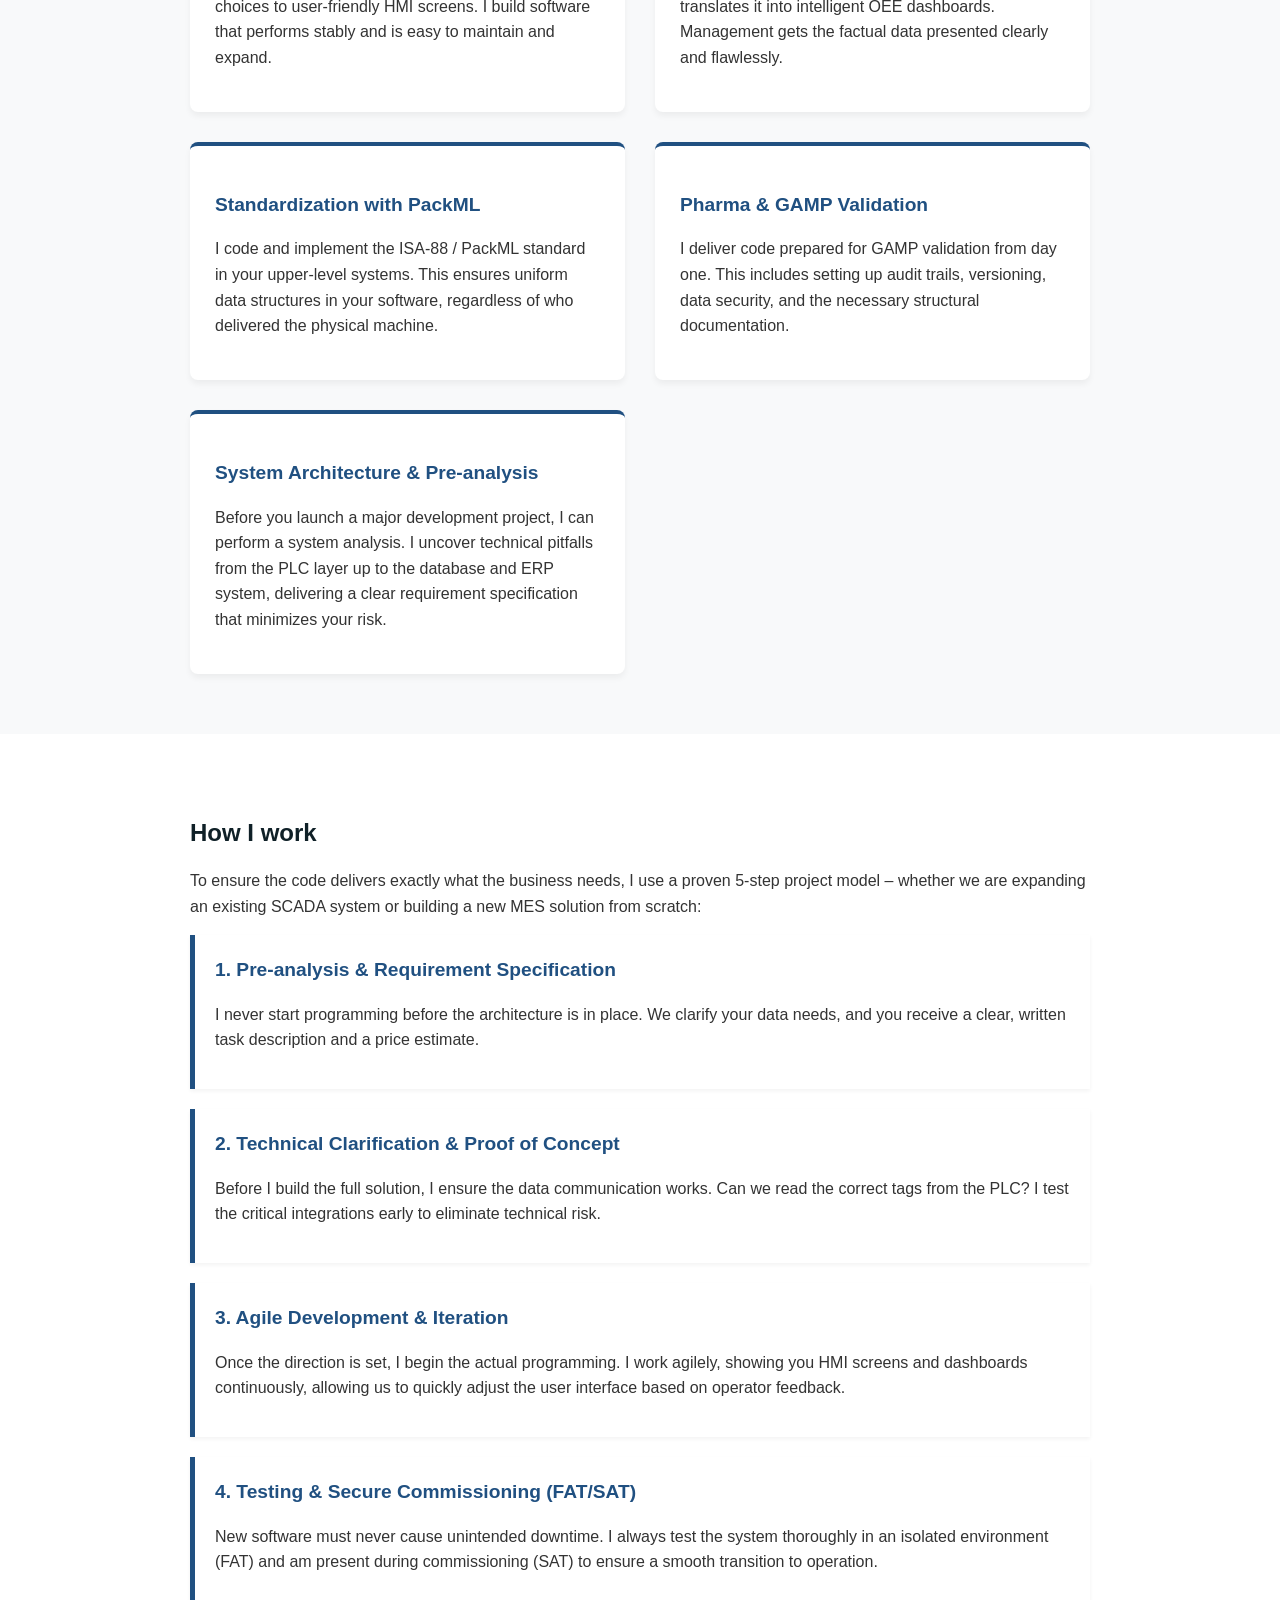
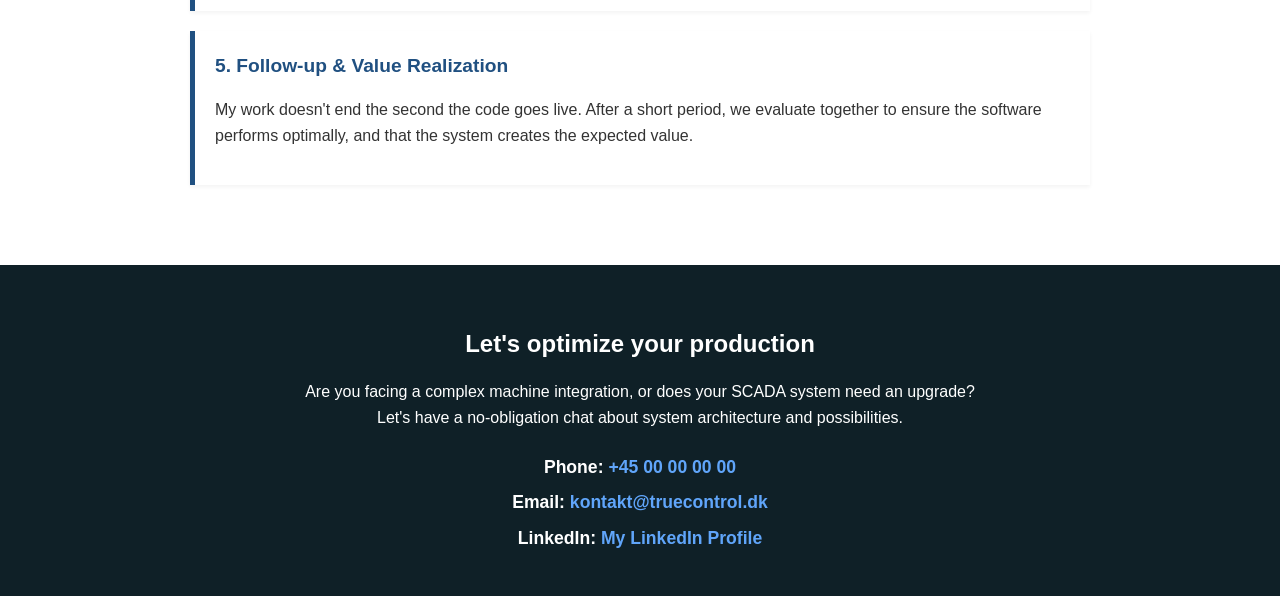
<file: index_en.html>
<!DOCTYPE html>
<html lang="en">
<head>
    <meta charset="UTF-8">
    <meta name="viewport" content="width=device-width, initial-scale=1.0">
    <title>True Control | SCADA & MES Software Development</title>
    <style>
        /* Grundlæggende design og farver */
        :root {
            --navy-blue: #0f2027;
            --light-bg: #f8f9fa;
            --text-dark: #333333;
            --text-light: #ffffff;
            --accent-blue: #60a5fa;
            --accent-dark: #205081;
        }
        
        body {
            font-family: 'Segoe UI', Tahoma, Geneva, Verdana, sans-serif;
            line-height: 1.6;
            margin: 0;
            padding: 0;
            color: var(--text-dark);
            background-color: #ffffff;
            overflow-x: hidden; 
            padding-top: 86px; /* NYT: Gør plads til den låste menu */
        }


        h1, h2, h3 {
            color: var(--navy-blue);
            margin-bottom: 15px;
        }
      
        /* --- HEADER & NAVIGATION --- */
        header {
            display: flex;
            align-items: center;
            justify-content: space-between;
            padding: 15px 5%;
            background-color: rgba(255, 255, 255, 0.98); /* Gør den hvid, men liiiige præcis gennemsigtig nok til at man fornemmer teksten bagved */
            box-shadow: 0 2px 10px rgba(0,0,0,0.1); /* Lidt kraftigere skygge når man scroller */
            
            /* NY KODE DER LÅSER MENUEN: */
            position: fixed; 
            top: 0;
            left: 0;
            width: 100%;
            box-sizing: border-box;
            z-index: 1000;
        }
        

        .header-right {
            display: flex;
            align-items: center;
            gap: 20px;
        }

        /* Sprogvælger (Genbruger de samme klasser, men byttet om i HTML for at gøre EN blå) */
        .lang-switch a { text-decoration: none; font-weight: bold; font-size: 1.1rem; }
        .lang-dk { color: var(--accent-blue); } /* Aktiv farve */
        .lang-divider { color: #ccc; margin: 0 5px; }
        .lang-en { color: var(--navy-blue); transition: color 0.3s; } /* Inaktiv farve */
        .lang-en:hover { color: var(--accent-blue); }

        /* Hamburgermenu Ikon */
        .hamburger {
            background: none;
            border: none;
            cursor: pointer;
            display: flex;
            flex-direction: column;
            gap: 6px;
            padding: 5px;
            z-index: 1001;
        }
        
        .hamburger span {
            display: block;
            width: 30px;
            height: 3px;
            background-color: var(--navy-blue);
            border-radius: 3px;
            transition: 0.3s ease-in-out;
        }

        /* Hamburgermenu Animation til 'X' */
        .hamburger.active span:nth-child(1) {
            transform: translateY(9px) rotate(45deg);
            background-color: var(--text-light); 
        }
        .hamburger.active span:nth-child(2) { opacity: 0; }
        .hamburger.active span:nth-child(3) {
            transform: translateY(-9px) rotate(-45deg);
            background-color: var(--text-light);
        }

        /* Selve Slide-in Menuen */
        .side-menu {
            position: fixed;
            top: 0;
            right: -350px; 
            width: 300px;
            height: 100vh;
            background-color: var(--navy-blue);
            padding-top: 80px;
            transition: 0.4s ease-in-out;
            box-shadow: -5px 0 15px rgba(0,0,0,0.1);
            z-index: 999;
            overflow-y: auto;
        }

        .side-menu.active { right: 0; }

        .menu-list {
            list-style: none;
            padding: 0;
            margin: 0;
        }

        .menu-list li { border-bottom: 1px solid rgba(255,255,255,0.1); }

        .menu-item {
            display: flex;
            justify-content: space-between;
            align-items: center;
            padding: 20px 30px;
            color: var(--text-light);
            text-decoration: none;
            font-size: 1.2rem;
            font-weight: bold;
            transition: 0.3s;
            cursor: pointer;
        }

        .menu-item:hover, .menu-item.open { background-color: rgba(255,255,255,0.05); color: var(--accent-blue); }

        /* Undermenu (AI Optimering) */
        .sub-menu {
            list-style: none;
            padding: 0;
            margin: 0;
            background-color: #0a151a; 
            max-height: 0;
            overflow: hidden;
            transition: max-height 0.4s ease-out;
        }

        .sub-menu li { border-bottom: none; }
        .sub-menu a {
            display: block;
            padding: 15px 30px 15px 50px;
            color: #d1d5db;
            text-decoration: none;
            font-size: 1.05rem;
            transition: 0.3s;
        }
        .sub-menu a:hover { color: var(--accent-blue); }

        /* Mørkt overlay over resten af siden når menu er åben */
        .overlay {
            position: fixed;
            top: 0;
            left: 0;
            width: 100%;
            height: 100vh;
            background: rgba(0,0,0,0.5);
            opacity: 0;
            visibility: hidden;
            transition: 0.3s;
            z-index: 998;
        }
        .overlay.active { opacity: 1; visibility: visible; }

        /* --- HERO & Sektioner --- */
        .hero { background-color: var(--navy-blue); color: var(--text-light); padding: 60px 10%; text-align: center; }
        .hero h1 { color: var(--text-light); font-size: 2.5rem; margin-top: 0; }
        .hero p { font-size: 1.2rem; max-width: 800px; margin: 0 auto 30px auto; color: #d1d5db; }
        
        .btn { display: inline-block; background-color: #ffffff; color: var(--navy-blue); padding: 12px 25px; text-decoration: none; font-weight: bold; border-radius: 4px; transition: 0.3s; }
        .btn:hover { background-color: #e2e8f0; }

        section { padding: 60px 10%; }
        section.bg-light { background-color: var(--light-bg); }
        .content-wrapper { max-width: 900px; margin: 0 auto; }

        /* Mine Ydelser Grid */
        .services-grid { display: grid; grid-template-columns: repeat(auto-fit, minmax(300px, 1fr)); gap: 30px; margin-top: 30px; }
        .service-card { background: #ffffff; padding: 25px; border-radius: 8px; box-shadow: 0 4px 6px rgba(0,0,0,0.05); border-top: 4px solid var(--accent-dark); }
        .service-card h3 { font-size: 1.2rem; color: var(--accent-dark); }

        /* Arbejdsmetode liste */
        .method-list { list-style-type: none; padding: 0; }
        .method-list li { background: #ffffff; margin-bottom: 20px; padding: 20px; border-left: 5px solid var(--accent-dark); box-shadow: 0 2px 4px rgba(0,0,0,0.05); }
        .method-list h3 { margin-top: 0; color: var(--accent-dark); font-size: 1.2rem; }

        footer { background-color: var(--navy-blue); color: var(--text-light); padding: 40px 10%; text-align: center; }
        footer h2 { color: var(--text-light); }
        footer a { color: var(--accent-blue); text-decoration: none; font-weight: bold; }
        footer a:hover { text-decoration: underline; }
        .contact-info { font-size: 1.1rem; margin-top: 20px; line-height: 2; }
    </style>
</head>
<body>

    <header>
        <a href="index_en.html" style="text-decoration: none; display: flex; align-items: center;">
            <img src="logo.svg" alt="True Control Logo" style="height: 60px;" onerror="this.style.display='none'">
        </a>
        
        <div class="header-right">
            <div class="lang-switch">
                <a href="index.html" class="lang-en">DK</a>
                <span class="lang-divider">|</span>
                <a href="index_en.html" class="lang-dk">EN</a>
            </div>
            
            <button class="hamburger" id="hamburgerBtn" aria-label="Menu">
                <span></span>
                <span></span>
                <span></span>
            </button>
        </div>
    </header>

    <nav class="side-menu" id="sideMenu">
        <ul class="menu-list">
            <li>
                <div class="menu-item" id="expertiseToggle">
                    Expertise <span class="arrow">▼</span>
                </div>
                <ul class="sub-menu" id="expertiseSub">
                    <li><a href="lokal-ai.html" class="nav-link">AI review af håndskrift</a></li>
                </ul>

            </li>
            <li><a href="#about-me" class="menu-item nav-link">About me</a></li>
            <li><a href="#services" class="menu-item nav-link">My Services</a></li>
            <li><a href="#method" class="menu-item nav-link">How I work</a></li>
            <li><a href="#contact" class="menu-item nav-link">Contact</a></li>
        </ul>
    </nav>
    
    <div class="overlay" id="overlay"></div>

    <section class="hero">
        <div class="content-wrapper">
            <h1>Bridge the gap between the shop floor and the top floor</h1>
            <p>Secure and agile SCADA and MES programming by a software specialist who understands the underlying hardware. Partner with an independent system architect who builds digital solutions for the physical world.</p>
            <a href="#contact" class="btn">Book a no-obligation consultation</a>
        </div>
    </section>

    <section id="about-me">
        <div class="content-wrapper">
            <h2>About me</h2>
            <p><strong>Software developer with a deep understanding of electrical engineering.</strong><br>
            With 10 years of experience in programming and developing AVEVA SCADA and MES, I specialize in building the software that connects the factory floor to the business.</p>

            <h3>A strong software architecture requires understanding the foundation</h3>
            <p>My technical journey started as an electrician before I studied electronic engineering and eventually fully dedicated myself to software development. This means I don't just write code based on a specification – I truly understand the signals and data I work with. I know what happens inside the PLC, and I know exactly how raw data is best translated into a robust, scalable top-level software architecture.</p>

            <h3>Expert in machine integration, OEE, and PackML</h3>
            <p>My great passion lies in coding intelligent machine integration. I have developed solutions for numerous companies to create transparency through precise OEE measurements. Additionally, I have extensive experience in programming and standardizing machine interfaces using PackML, making your future integrations significantly easier to handle in software.</p>

            <h3>Security and structure from the Pharma industry</h3>
            <p>I have worked for years developing for the pharmaceutical industry. This means that uncompromising quality, traceability, and stable uptime are integrated into my code. I am used to developing in environments where failure is not an option and where software must be verifiable (GAMP) from day one.</p>
        </div>
    </section>

    <section id="services" class="bg-light">
        <div class="content-wrapper">
            <h2>My Services</h2>
            <p>From raw machine data to business value. As an independent software specialist, I assist with the following core areas:</p>
            
            <div class="services-grid">
                <div class="service-card">
                    <h3>AVEVA SCADA & MES</h3>
                    <p>I design and code robust AVEVA solutions. From underlying databases, scripts, and architectural choices to user-friendly HMI screens. I build software that performs stably and is easy to maintain and expand.</p>
                </div>
                <div class="service-card">
                    <h3>OEE & Data Integration</h3>
                    <p>I develop the software that extracts and processes the right data from your PLCs (regardless of brand) and translates it into intelligent OEE dashboards. Management gets the factual data presented clearly and flawlessly.</p>
                </div>
                <div class="service-card">
                    <h3>Standardization with PackML</h3>
                    <p>I code and implement the ISA-88 / PackML standard in your upper-level systems. This ensures uniform data structures in your software, regardless of who delivered the physical machine.</p>
                </div>
                <div class="service-card">
                    <h3>Pharma & GAMP Validation</h3>
                    <p>I deliver code prepared for GAMP validation from day one. This includes setting up audit trails, versioning, data security, and the necessary structural documentation.</p>
                </div>
                <div class="service-card">
                    <h3>System Architecture & Pre-analysis</h3>
                    <p>Before you launch a major development project, I can perform a system analysis. I uncover technical pitfalls from the PLC layer up to the database and ERP system, delivering a clear requirement specification that minimizes your risk.</p>
                </div>
            </div>
        </div>
    </section>

    <section id="method">
        <div class="content-wrapper">
            <h2>How I work</h2>
            <p>To ensure the code delivers exactly what the business needs, I use a proven 5-step project model – whether we are expanding an existing SCADA system or building a new MES solution from scratch:</p>

            <ul class="method-list">
                <li>
                    <h3>1. Pre-analysis & Requirement Specification</h3>
                    <p>I never start programming before the architecture is in place. We clarify your data needs, and you receive a clear, written task description and a price estimate.</p>
                </li>
                <li>
                    <h3>2. Technical Clarification & Proof of Concept</h3>
                    <p>Before I build the full solution, I ensure the data communication works. Can we read the correct tags from the PLC? I test the critical integrations early to eliminate technical risk.</p>
                </li>
                <li>
                    <h3>3. Agile Development & Iteration</h3>
                    <p>Once the direction is set, I begin the actual programming. I work agilely, showing you HMI screens and dashboards continuously, allowing us to quickly adjust the user interface based on operator feedback.</p>
                </li>
                <li>
                    <h3>4. Testing & Secure Commissioning (FAT/SAT)</h3>
                    <p>New software must never cause unintended downtime. I always test the system thoroughly in an isolated environment (FAT) and am present during commissioning (SAT) to ensure a smooth transition to operation.</p>
                </li>
                <li>
                    <h3>5. Follow-up & Value Realization</h3>
                    <p>My work doesn't end the second the code goes live. After a short period, we evaluate together to ensure the software performs optimally, and that the system creates the expected value.</p>
                </li>
            </ul>
        </div>
    </section>

    <footer id="contact">
        <div class="content-wrapper">
            <h2>Let's optimize your production</h2>
            <p>Are you facing a complex machine integration, or does your SCADA system need an upgrade?<br>Let's have a no-obligation chat about system architecture and possibilities.</p>
            
            <div class="contact-info">
                <strong>Phone:</strong> <a href="tel:+4500000000">+45 00 00 00 00</a><br>
                <strong>Email:</strong> <a href="mailto:kontakt@truecontrol.dk">kontakt@truecontrol.dk</a><br>
                <strong>LinkedIn:</strong> <a href="#" target="_blank">My LinkedIn Profile</a>
            </div>
        </div>
    </footer>

    <script>
        const hamburgerBtn = document.getElementById('hamburgerBtn');
        const sideMenu = document.getElementById('sideMenu');
        const overlay = document.getElementById('overlay');
        const expertiseToggle = document.getElementById('expertiseToggle');
        const expertiseSub = document.getElementById('expertiseSub');
        const navLinks = document.querySelectorAll('.nav-link');

        // Funktion til at åbne/lukke selve sidemenuen
        function toggleMenu() {
            hamburgerBtn.classList.toggle('active');
            sideMenu.classList.toggle('active');
            overlay.classList.toggle('active');
        }

        hamburgerBtn.addEventListener('click', toggleMenu);
        overlay.addEventListener('click', toggleMenu);

        // Luk menuen når der klikkes på et almindeligt link
        navLinks.forEach(link => {
            link.addEventListener('click', toggleMenu);
        });

        // Håndtering af drop-down (Ekspertiser) i menuen
        expertiseToggle.addEventListener('click', function() {
            this.classList.toggle('open');
            
            // Tjekker om undermenuen er åben via maxHeight
            if (expertiseSub.style.maxHeight) {
                expertiseSub.style.maxHeight = null; // Lukker den
                this.querySelector('.arrow').style.transform = 'rotate(0deg)';
            } else {
                expertiseSub.style.maxHeight = expertiseSub.scrollHeight + "px"; // Åbner den baseret på indholdets højde
                this.querySelector('.arrow').style.transform = 'rotate(180deg)';
                this.querySelector('.arrow').style.transition = '0.3s';
            }
        });
    </script>
</body>
</html>
</file>
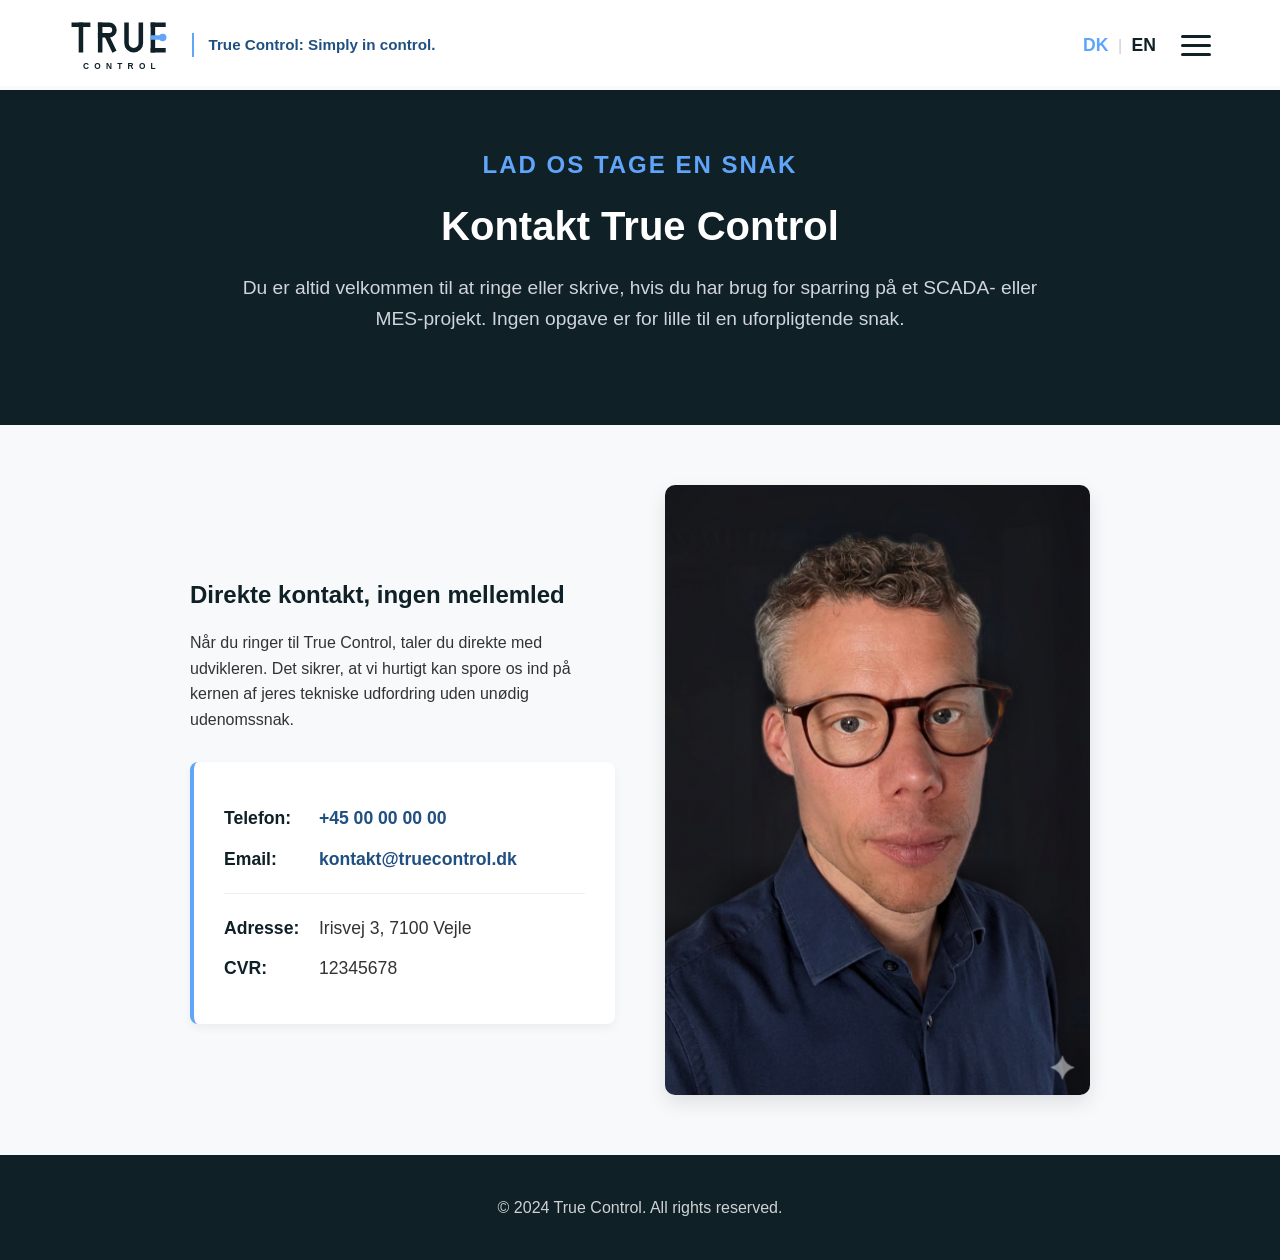
<file: kontakt.html>
<!DOCTYPE html>
<html lang="da">
<head>
    <meta charset="UTF-8">
    <meta name="viewport" content="width=device-width, initial-scale=1.0">
    <title>True Control | Kontakt</title>
    
    <link rel="stylesheet" href="style.css">

    <style>
        /* Specifik styling til kontaktsiden for at få billede og tekst til at stå pænt side om side */
        .contact-container {
            display: flex;
            flex-wrap: wrap;
            gap: 50px;
            align-items: center;
        }
        .contact-text {
            flex: 1;
            min-width: 300px;
        }
        .contact-image-wrapper {
            flex: 1;
            min-width: 300px;
            display: flex;
            justify-content: center;
        }
        .contact-image-wrapper img {
            width: 100%;
            max-width: 450px; /* Styrer hvor stort billedet maksimalt må blive */
            border-radius: 10px;
            box-shadow: 0 8px 20px rgba(0,0,0,0.1);
            object-fit: cover;
        }
        .contact-details-box {
            background: #ffffff;
            padding: 30px;
            border-radius: 8px;
            box-shadow: 0 4px 10px rgba(0,0,0,0.05);
            border-left: 4px solid var(--accent-blue);
            margin-top: 30px;
        }
        .contact-details-box p {
            margin: 12px 0;
            font-size: 1.1rem;
            color: var(--text-dark);
        }
        .contact-details-box strong {
            color: var(--navy-blue);
            display: inline-block;
            width: 90px; /* Sikrer at teksten står pænt på linje */
        }
        .contact-details-box a {
            color: var(--accent-dark);
            text-decoration: none;
            font-weight: bold;
        }
        .contact-details-box a:hover {
            text-decoration: underline;
        }
    </style>
</head>
<body>

    <section class="hero">
        <div class="content-wrapper">
            <h1 style="color: var(--accent-blue); font-size: 1.5rem; text-transform: uppercase; letter-spacing: 2px; margin-bottom: 10px;">Lad os tage en snak</h1>
            <h1>Kontakt True Control</h1>
            <p>Du er altid velkommen til at ringe eller skrive, hvis du har brug for sparring på et SCADA- eller MES-projekt. Ingen opgave er for lille til en uforpligtende snak.</p>
        </div>
    </section>

    <section class="bg-light">
        <div class="content-wrapper">
            
            <div class="contact-container">
                <div class="contact-text">
                    <h2 style="color: var(--navy-blue); margin-bottom: 15px;">Direkte kontakt, ingen mellemled</h2>
                    <p>Når du ringer til True Control, taler du direkte med udvikleren. Det sikrer, at vi hurtigt kan spore os ind på kernen af jeres tekniske udfordring uden unødig udenomssnak.</p>
                    
                    <div class="contact-details-box">
                        <p><strong>Telefon:</strong> <a href="tel:+4500000000">+45 00 00 00 00</a></p>
                        <p><strong>Email:</strong> <a href="mailto:kontakt@truecontrol.dk">kontakt@truecontrol.dk</a></p>
                        <hr style="border: 0; border-top: 1px solid #eee; margin: 20px 0;">
                        <p><strong>Adresse:</strong> Irisvej 3, 7100 Vejle</p>
                        <p><strong>CVR:</strong> 12345678</p>
                    </div>
                </div>

                <div class="contact-image-wrapper">
                    <img src="Brian_portraet.jpg" alt="Andreas, True Control" onerror="this.src='https://via.placeholder.com/450x550?text=Indsæt+billede+af+Andreas+her'">
                </div>
            </div>

        </div>
    </section>

    <footer id="kontakt" style="padding: 40px 0; text-align: center; background-color: var(--navy-blue); color: #fff;">
        <div class="content-wrapper">
            <p style="margin: 0; opacity: 0.8;">&copy; 2024 True Control. All rights reserved.</p>
        </div>
    </footer>

    <script src="menu.js"></script>
</body>
</html>
</file>
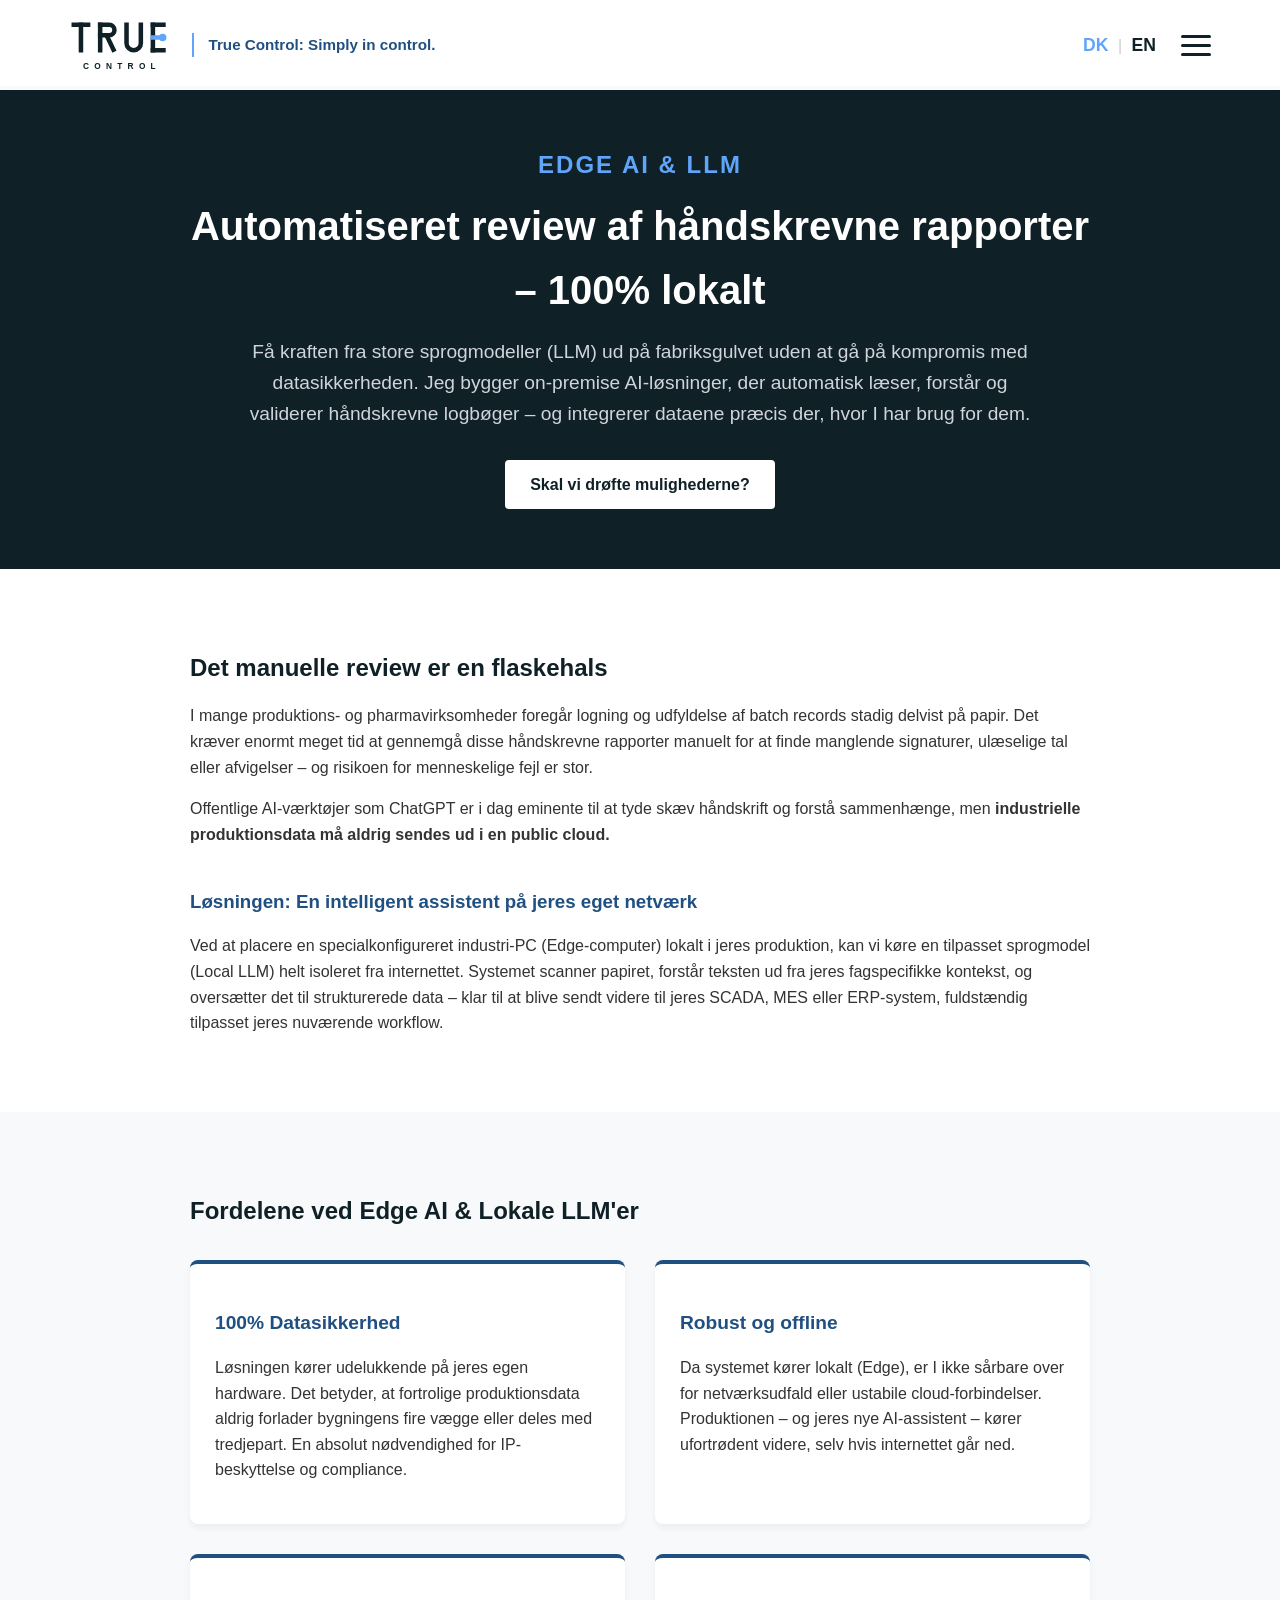
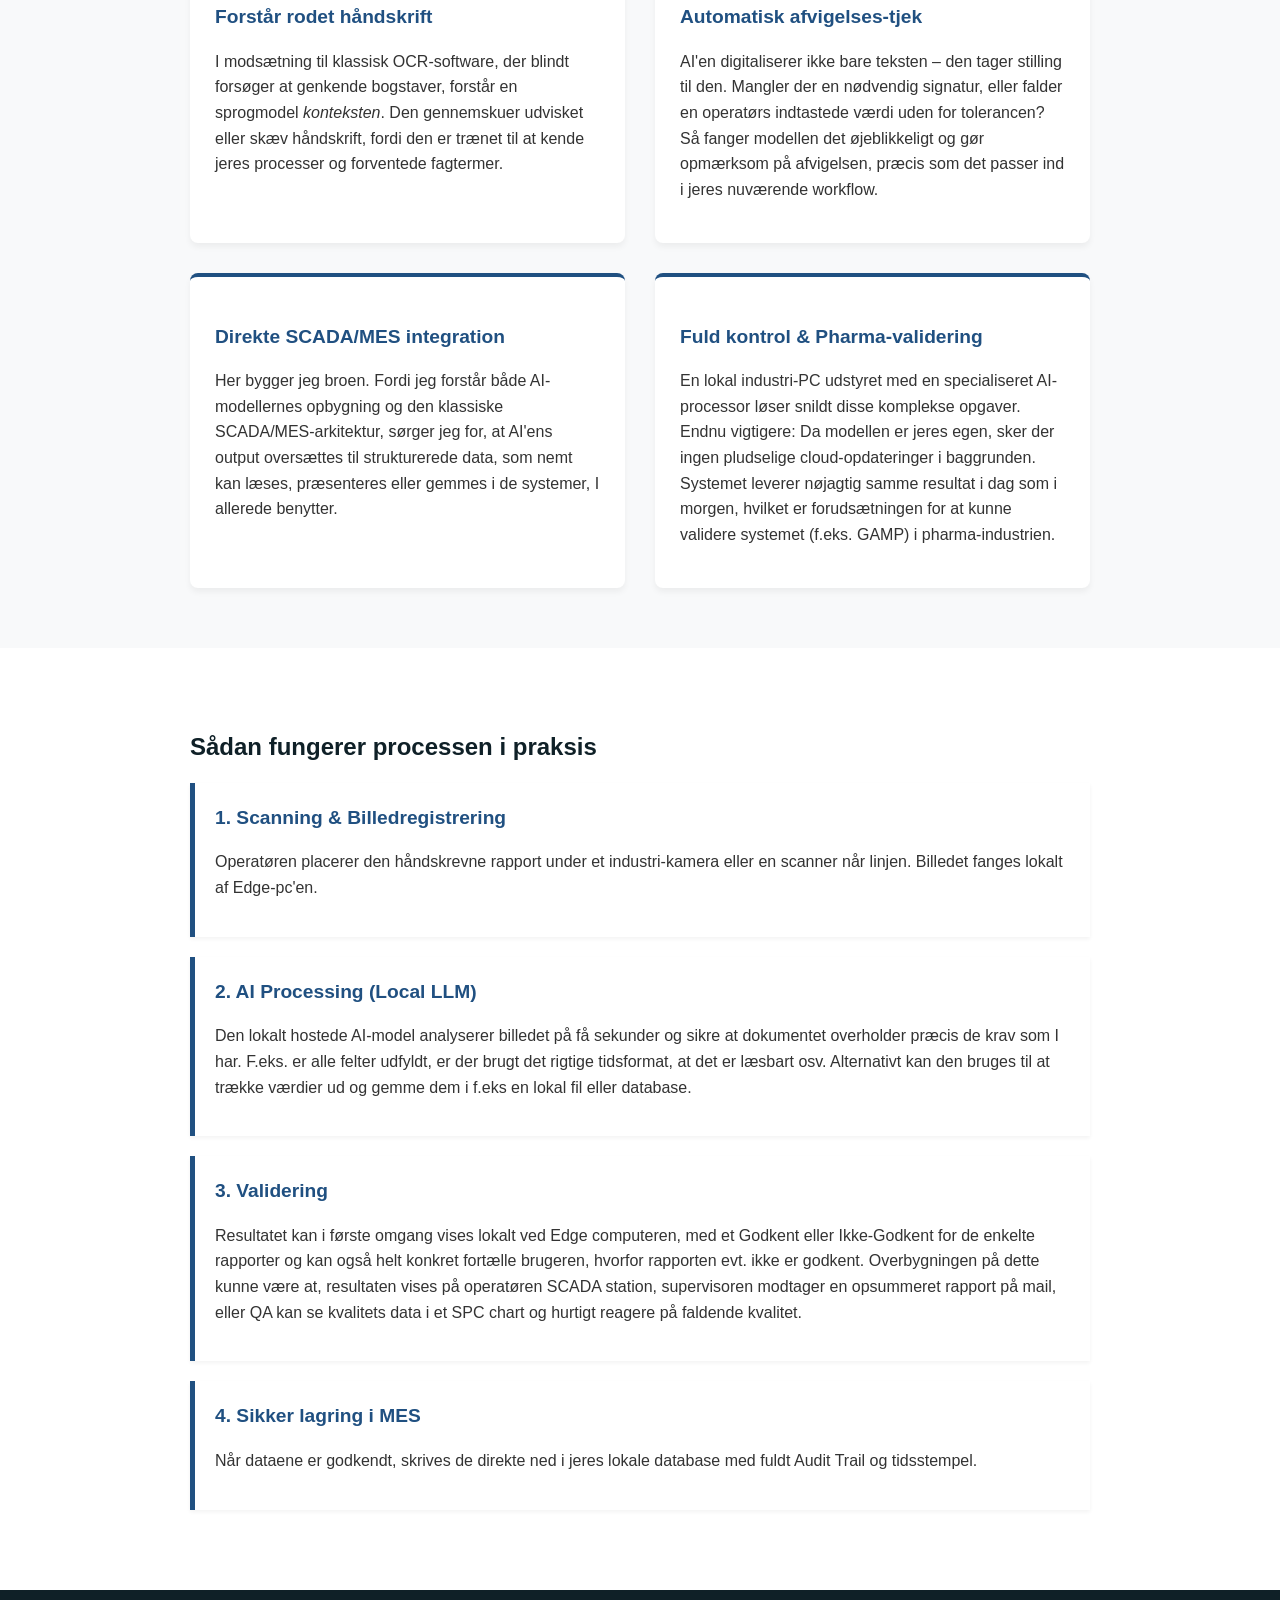
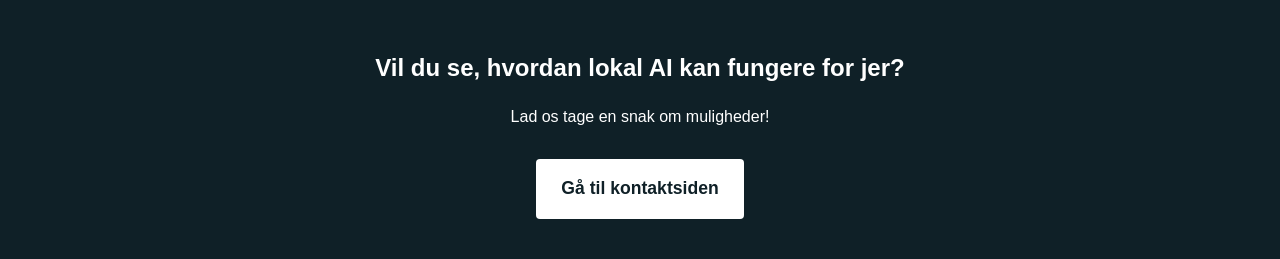
<file: lokal-ai.html>
<!DOCTYPE html>
<html lang="da">
<head>
    <meta charset="UTF-8">
    <meta name="viewport" content="width=device-width, initial-scale=1.0">
    <title>True Control | Lokalt AI Review af Rapporter</title>
    
    <link rel="stylesheet" href="style.css">
</head>
<body>

        <section class="hero">
        <div class="content-wrapper">
            <h1 style="color: var(--accent-blue); font-size: 1.5rem; text-transform: uppercase; letter-spacing: 2px; margin-bottom: 10px;">Edge AI & LLM</h1>
            <h1>Automatiseret review af håndskrevne rapporter – 100% lokalt</h1>
            <p>Få kraften fra store sprogmodeller (LLM) ud på fabriksgulvet uden at gå på kompromis med datasikkerheden. Jeg bygger on-premise AI-løsninger, der automatisk læser, forstår og validerer håndskrevne logbøger – og integrerer dataene præcis der, hvor I har brug for dem.</p>
            <a href="index.html#kontakt" class="btn">Skal vi drøfte mulighederne?</a>
        </div>
    </section>

    <section>
        <div class="content-wrapper">
            <h2>Det manuelle review er en flaskehals</h2>
            <p>I mange produktions- og pharmavirksomheder foregår logning og udfyldelse af batch records stadig delvist på papir. Det kræver enormt meget tid at gennemgå disse håndskrevne rapporter manuelt for at finde manglende signaturer, ulæselige tal eller afvigelser – og risikoen for menneskelige fejl er stor.</p>
            
            <p>Offentlige AI-værktøjer som ChatGPT er i dag eminente til at tyde skæv håndskrift og forstå sammenhænge, men <strong>industrielle produktionsdata må aldrig sendes ud i en public cloud.</strong></p>

            <h3 style="margin-top: 40px; color: var(--accent-dark);">Løsningen: En intelligent assistent på jeres eget netværk</h3>
            <p>Ved at placere en specialkonfigureret industri-PC (Edge-computer) lokalt i jeres produktion, kan vi køre en tilpasset sprogmodel (Local LLM) helt isoleret fra internettet. Systemet scanner papiret, forstår teksten ud fra jeres fagspecifikke kontekst, og oversætter det til strukturerede data – klar til at blive sendt videre til jeres SCADA, MES eller ERP-system, fuldstændig tilpasset jeres nuværende workflow.</p>
        </div>
    </section>

    <section class="bg-light">
        <div class="content-wrapper">
            <h2>Fordelene ved Edge AI & Lokale LLM'er</h2>
            
            <div class="services-grid">
                <div class="service-card">
                    <h3>100% Datasikkerhed</h3>
                    <p>Løsningen kører udelukkende på jeres egen hardware. Det betyder, at fortrolige produktionsdata aldrig forlader bygningens fire vægge eller deles med tredjepart. En absolut nødvendighed for IP-beskyttelse og compliance.</p>
                </div>
                
                <div class="service-card">
                    <h3>Robust og offline</h3>
                    <p>Da systemet kører lokalt (Edge), er I ikke sårbare over for netværksudfald eller ustabile cloud-forbindelser. Produktionen – og jeres nye AI-assistent – kører ufortrødent videre, selv hvis internettet går ned.</p>
                </div>
                
                <div class="service-card">
                    <h3>Forstår rodet håndskrift</h3>
                    <p>I modsætning til klassisk OCR-software, der blindt forsøger at genkende bogstaver, forstår en sprogmodel <em>konteksten</em>. Den gennemskuer udvisket eller skæv håndskrift, fordi den er trænet til at kende jeres processer og forventede fagtermer.</p>
                </div>
                
                <div class="service-card">
                    <h3>Automatisk afvigelses-tjek</h3>
                    <p>AI'en digitaliserer ikke bare teksten – den tager stilling til den. Mangler der en nødvendig signatur, eller falder en operatørs indtastede værdi uden for tolerancen? Så fanger modellen det øjeblikkeligt og gør opmærksom på afvigelsen, præcis som det passer ind i jeres nuværende workflow.</p>
                </div>
                
                <div class="service-card">
                    <h3>Direkte SCADA/MES integration</h3>
                    <p>Her bygger jeg broen. Fordi jeg forstår både AI-modellernes opbygning og den klassiske SCADA/MES-arkitektur, sørger jeg for, at AI'ens output oversættes til strukturerede data, som nemt kan læses, præsenteres eller gemmes i de systemer, I allerede benytter.</p>
                </div>
                
                 <div class="service-card">
                    <h3>Fuld kontrol & Pharma-validering</h3>
                    <p>En lokal industri-PC udstyret med en specialiseret AI-processor løser snildt disse komplekse opgaver. Endnu vigtigere: Da modellen er jeres egen, sker der ingen pludselige cloud-opdateringer i baggrunden. Systemet leverer nøjagtig samme resultat i dag som i morgen, hvilket er forudsætningen for at kunne validere systemet (f.eks. GAMP) i pharma-industrien.</p>
                </div>
            </div>

        </div>
    </section>

    <section>
        <div class="content-wrapper">
            <h2>Sådan fungerer processen i praksis</h2>
            <ul class="method-list">
                <li>
                    <h3>1. Scanning & Billedregistrering</h3>
                    <p>Operatøren placerer den håndskrevne rapport under et industri-kamera eller en scanner når linjen. Billedet fanges lokalt af Edge-pc'en.</p>
                </li>
                <li>
                    <h3>2. AI Processing (Local LLM)</h3>
                    <p>Den lokalt hostede AI-model analyserer billedet på få sekunder og sikre at dokumentet overholder præcis de krav som I har. 
                        F.eks. er alle felter udfyldt, er der brugt det rigtige tidsformat, at det er læsbart osv. 
                        Alternativt kan den bruges til at trække værdier ud og gemme dem i f.eks en lokal fil eller database. </p>
                </li>
                <li>
                    <h3>3. Validering </h3>
                    <p>Resultatet kan i første omgang vises lokalt ved Edge computeren, med et Godkent eller Ikke-Godkent for de enkelte rapporter 
                        og kan også helt konkret fortælle brugeren, hvorfor rapporten evt. ikke er godkent. 
                        Overbygningen på dette kunne være at, resultaten vises på operatøren SCADA station, supervisoren modtager en opsummeret rapport på mail, 
                        eller QA kan se kvalitets data i et SPC chart og hurtigt reagere på faldende kvalitet. </p>
                </li>
                <li>
                    <h3>4. Sikker lagring i MES</h3>
                    <p>Når dataene er godkendt, skrives de direkte ned i jeres lokale database med fuldt Audit Trail og tidsstempel.</p>
                </li>
            </ul>
        </div>
    </section>

    <footer id="kontakt">
        <div class="content-wrapper">
            <h2>Vil du se, hvordan lokal AI kan fungere for jer?</h2>
            <p>Lad os tage en snak om muligheder!</p>
            
            <div id="global-contact"></div>
        </div>
    </footer>

    <script src="menu.js"></script>
</body>
</html>
</file>
<file: style.css>
/* =========================================
   GLOBALE VARIABLER & GRUNDDESIGN
========================================= */

/* :root indeholder globale farvevariabler, som kan genbruges i hele dit stylesheet.
   Hvis du vil ændre en farve (f.eks. din navy-blue), ændrer du den kun her, 
   og så slår det igennem på hele siden. */
:root {
    --navy-blue: #0f2027;   /* Den mørkeblå hovedfarve */
    --light-bg: #f8f9fa;    /* En meget lys grå til baggrunde (f.eks. i sektioner) */
    --text-dark: #333333;   /* Standard mørkegrå tekstfarve (nemmere at læse end kulsort) */
    --text-light: #ffffff;  /* Hvid tekst til mørke baggrunde */
    --accent-blue: #60a5fa; /* En lysere blå til fremhævning og links */
    --accent-dark: #205081; /* En mellemmørk blå til f.eks. overskrifter i kort */
}

/* Grundlæggende styling af hele siden */
body {
    font-family: 'Segoe UI', Tahoma, Geneva, Verdana, sans-serif; /* Standard skrifttype */
    line-height: 1.6;        /* Gør teksten lettere at læse med mere luft mellem linjerne */
    margin: 0;               /* Fjerner browserens standard margin */
    padding: 0;
    color: var(--text-dark); /* Bruger den mørke tekstfarve fra variablerne */
    background-color: #ffffff;
    overflow-x: hidden;      /* Forhindrer horisontal scroll (at man kan scrolle sidelæns) */
    padding-top: 86px;       /* VIGTIGT: Skubber indholdet ned, så det ikke gemmer sig bag din fixed header */
}

/* Standard styling af overskrifter */
h1, h2, h3 {
    color: var(--navy-blue); /* Sikrer at alle overskrifter får din mørkeblå farve */
    margin-bottom: 15px;     /* Giver lidt luft under overskrifterne */
}

/* --- GENERELLE LAYOUT KLASSER --- */

/* Standard knap-design */
.btn { 
    display: inline-block; 
    background-color: #ffffff; 
    color: var(--navy-blue); 
    padding: 12px 25px;      /* Luft indeni knappen (højde og bredde) */
    text-decoration: none;   /* Fjerner understregning fra linket */
    font-weight: bold; 
    border-radius: 4px;      /* Gør hjørnerne let afrundede */
    transition: 0.3s;        /* Gør hover-effekten blød i stedet for øjeblikkelig */
}

/* Effekt når musen holdes over knappen */
.btn:hover { 
    background-color: #e2e8f0; /* Gør knappen lidt grå ved hover */
}

/* Standard luft omkring dine sektioner (f.eks. Om True Control, Ydelser osv.) */
section { 
    padding: 60px 10%; /* 60px i top/bund, 10% margen i højre/venstre side */
}

/* Klasse til at give en sektion en let grå baggrund */
section.bg-light { 
    background-color: var(--light-bg); 
}

/* Holder indholdet centreret og sikrer at det ikke bliver for bredt på store skærme */
.content-wrapper { 
    max-width: 900px; /* Maksimal bredde på indholdet */
    margin: 0 auto;   /* Centrerer boksen automatisk i midten af skærmen */
}

/* =========================================
   HEADER & NAVIGATION
========================================= */

/* Top-menuen (headeren) */
header {
    display: flex;                      /* Lægger logo og menu-knapper på en horisontal linje */
    align-items: center;                /* Centrerer elementerne vertikalt */
    justify-content: space-between;     /* Skubber logo til venstre og menu til højre */
    padding: 15px 5%;
    background-color: rgba(255, 255, 255, 0.98); /* Hvid baggrund med 98% synlighed (lidt gennemsigtig) */
    box-shadow: 0 2px 10px rgba(0,0,0,0.1);      /* Let skygge under headeren */
    
    position: fixed;                    /* Låser headeren fast i toppen af skærmen */
    top: 0;
    left: 0;
    width: 100%;
    box-sizing: border-box;
    z-index: 1000;                      /* Sikrer at headeren ligger oven på alt andet indhold */
    
    transition: transform 0.3s ease-in-out; /* Blød animation når headeren skjules via JS */
}

/* Klasse der tilføjes via JavaScript når brugeren scroller ned */
header.hidden {
    transform: translateY(-100%); /* Skubber headeren ud af skærmen i toppen */
}

/* Container til højre side af headeren (Sprogvælger og hamburger-ikon) */
.header-right {
    display: flex;
    align-items: center;
    gap: 20px; /* Giver 20px luft mellem sprogvælger og menu-ikon */
}

/* Sloganet ved siden af logoet */
.header-slogan {
    font-size: 0.95rem;
    color: var(--accent-dark);
    font-weight: bold;
    margin-left: 15px;
    padding-left: 15px;
    border-left: 2px solid var(--accent-blue); /* Den fine lodrette streg */
    white-space: nowrap; /* Sikrer at teksten ikke knækker midt over på flere linjer */
}

/* Skjuler sloganet på mobiler/tablets (under 900px) så der er plads til logo og menu */
@media (max-width: 900px) {
    .header-slogan { display: none; }
}

/* Sprogvælger (DK | EN) */
.lang-switch a { text-decoration: none; font-weight: bold; font-size: 1.1rem; }
.lang-dk { color: var(--accent-blue); } /* Fremhæver det aktive sprog (her DK) */
.lang-divider { color: #ccc; margin: 0 5px; } /* Stregen imellem sprogene */
.lang-en { color: var(--navy-blue); transition: color 0.3s; }
.lang-en:hover { color: var(--accent-blue); } /* Hover-effekt på det inaktive sprog */

/* Hamburgermenu Ikon (De 3 streger) */
.hamburger {
    background: none;
    border: none;
    cursor: pointer;
    display: flex;
    flex-direction: column; /* Stabler stregerne oven på hinanden */
    gap: 6px;               /* Luft mellem stregerne */
    padding: 5px;
    z-index: 1001;          /* Skal ligge højere end menuen (999), så man kan klikke på det for at lukke */
}

/* De enkelte streger i hamburger-ikonet */
.hamburger span {
    display: block;
    width: 30px;
    height: 3px;
    background-color: var(--navy-blue);
    border-radius: 3px;
    transition: 0.3s ease-in-out; /* Blød animation når de forvandles til et X */
}

/* Hamburgermenu Animation (Gør de 3 streger til et 'X' når menuen åbnes) */
.hamburger.active span:nth-child(1) {
    transform: translateY(9px) rotate(45deg); /* Roterer og flytter øverste streg */
    background-color: var(--text-light);      /* Gør stregen hvid fordi menu-baggrunden er mørk */
}
.hamburger.active span:nth-child(2) { 
    opacity: 0; /* Skjuler den midterste streg */
}
.hamburger.active span:nth-child(3) {
    transform: translateY(-9px) rotate(-45deg); /* Roterer og flytter nederste streg modsat */
    background-color: var(--text-light);
}

/* =========================================
   SIDE-MENU (SLIDE-IN)
========================================= */

/* Selve menu-panelet der glider ind fra højre */
.side-menu {
    position: fixed;
    top: 0;
    right: -350px;           /* Skjuler menuen ude i højre side af skærmen som standard */
    width: 300px;
    height: 100vh;           /* Fyld hele skærmens højde */
    background-color: var(--navy-blue);
    padding-top: 80px;       /* Gør plads til lukkeknappen/headeren i toppen */
    transition: 0.4s ease-in-out; /* Hastigheden menuen glider ind med */
    box-shadow: -5px 0 15px rgba(0,0,0,0.1);
    z-index: 999;
    overflow-y: auto;        /* Tillader at man kan scrolle i menuen, hvis der er mange punkter */
}

/* Klasse der tilføjes via JS for at trække menuen ind på skærmen */
.side-menu.active { right: 0; }

/* Liste-styling (fjerner standard prikker foran punkterne) */
.menu-list {
    list-style: none;
    padding: 0;
    margin: 0;
}

/* Streg under hvert menupunkt */
.menu-list li { border-bottom: 1px solid rgba(255,255,255,0.1); }

/* Selve link-teksten i menuen */
.menu-item {
    display: flex;
    justify-content: space-between;
    align-items: center;
    padding: 20px 30px;
    color: var(--text-light);
    text-decoration: none;
    font-size: 1.2rem;
    font-weight: bold;
    transition: 0.3s;
    cursor: pointer;
}

/* Hover-effekt på menupunkter og når en drop-down er åben */
.menu-item:hover, .menu-item.open { 
    background-color: rgba(255,255,255,0.05); /* Let lys baggrund */
    color: var(--accent-blue);                /* Skifter tekstfarve til lyseblå */
}

/* Undermenu i navigationen (Drop-down, feks. under Ekspertiser) */
.sub-menu {
    list-style: none;
    padding: 0;
    margin: 0;
    background-color: #0a151a; /* Lidt mørkere baggrund for at adskille undermenuen */
    max-height: 0;             /* Skjuler menuen som standard (sættes af JS) */
    overflow: hidden;
    transition: max-height 0.4s ease-out; /* Blød slide-down animation */
}

/* Fjerner bund-stregen for links i undermenuen */
.sub-menu li { border-bottom: none; }

/* Links inde i undermenuen (med ekstra venstre-padding for at rykke dem ind) */
.sub-menu a {
    display: block;
    padding: 15px 30px 15px 50px;
    color: #d1d5db;
    text-decoration: none;
    font-size: 1.05rem;
    transition: 0.3s;
}
.sub-menu a:hover { color: var(--accent-blue); }

/* Mørkt overlay (Det tonede felt der lægger sig over siden, når menuen er åben) */
.overlay {
    position: fixed;
    top: 0;
    left: 0;
    width: 100%;
    height: 100vh;
    background: rgba(0,0,0,0.5); /* Sort farve med 50% gennemsigtighed */
    opacity: 0;                  /* Skjult som standard */
    visibility: hidden;
    transition: 0.3s;
    z-index: 998;                /* Ligger lige under menuen, men over indholdet */
}

/* Klasse der gøres aktiv via JS for at vise overlayet */
.overlay.active { opacity: 1; visibility: visible; }

/* =========================================
   FOOTER
========================================= */

/* Bunden af siden */
footer { 
    background-color: var(--navy-blue); 
    color: var(--text-light); 
    padding: 40px 10%; 
    text-align: center; 
}

/* Sørg for at overskrifter i footeren er hvide, så de kan ses på den mørke baggrund */
footer h2 { color: var(--text-light); }

/* Links i footeren (f.eks. email og LinkedIn) */
footer a { 
    color: var(--accent-blue); 
    text-decoration: none; 
    font-weight: bold; 
}
footer a:hover { text-decoration: underline; }


/* Styling af kontaktinformationen (tlf, mail osv.) */
.contact-info { 
    font-size: 1.1rem; 
    margin-top: 20px; 
    line-height: 2; /* Giver godt med luft mellem linjerne for nem læsbarhed */
}


/* =========================================
   HERO SEKTION & GENBRUGBAR LAYOUT
========================================= */

/* Hero (Top sektionen med farvet baggrund) */
.hero { 
    background-color: var(--navy-blue); 
    color: var(--text-light); 
    padding: 60px 10%; 
    text-align: center; 
}
.hero h1 { 
    color: var(--text-light); 
    font-size: 2.5rem; 
    margin-top: 0; 
}
.hero p { 
    font-size: 1.2rem; 
    max-width: 800px; 
    margin: 0 auto 30px auto; 
    color: #d1d5db; 
}

/* Grids (Kasserne til ydelser / fordele) */
.services-grid { 
    display: grid; 
    grid-template-columns: repeat(auto-fit, minmax(300px, 1fr)); 
    gap: 30px; 
    margin-top: 30px; 
}
.service-card { 
    background: #ffffff; 
    padding: 25px; 
    border-radius: 8px; 
    box-shadow: 0 4px 6px rgba(0,0,0,0.05); 
    border-top: 4px solid var(--accent-dark); 
}
.service-card h3 { 
    font-size: 1.2rem; 
    color: var(--accent-dark); 
}

/* Lister (Trin-for-trin guider) */
.method-list { 
    list-style-type: none; 
    padding: 0; 
}
.method-list li { 
    background: #ffffff; 
    margin-bottom: 20px; 
    padding: 20px; 
    border-left: 5px solid var(--accent-dark); 
    box-shadow: 0 2px 4px rgba(0,0,0,0.05); 
}
.method-list h3 { 
    margin-top: 0; 
    color: var(--accent-dark); 
    font-size: 1.2rem; 
}
</file>
